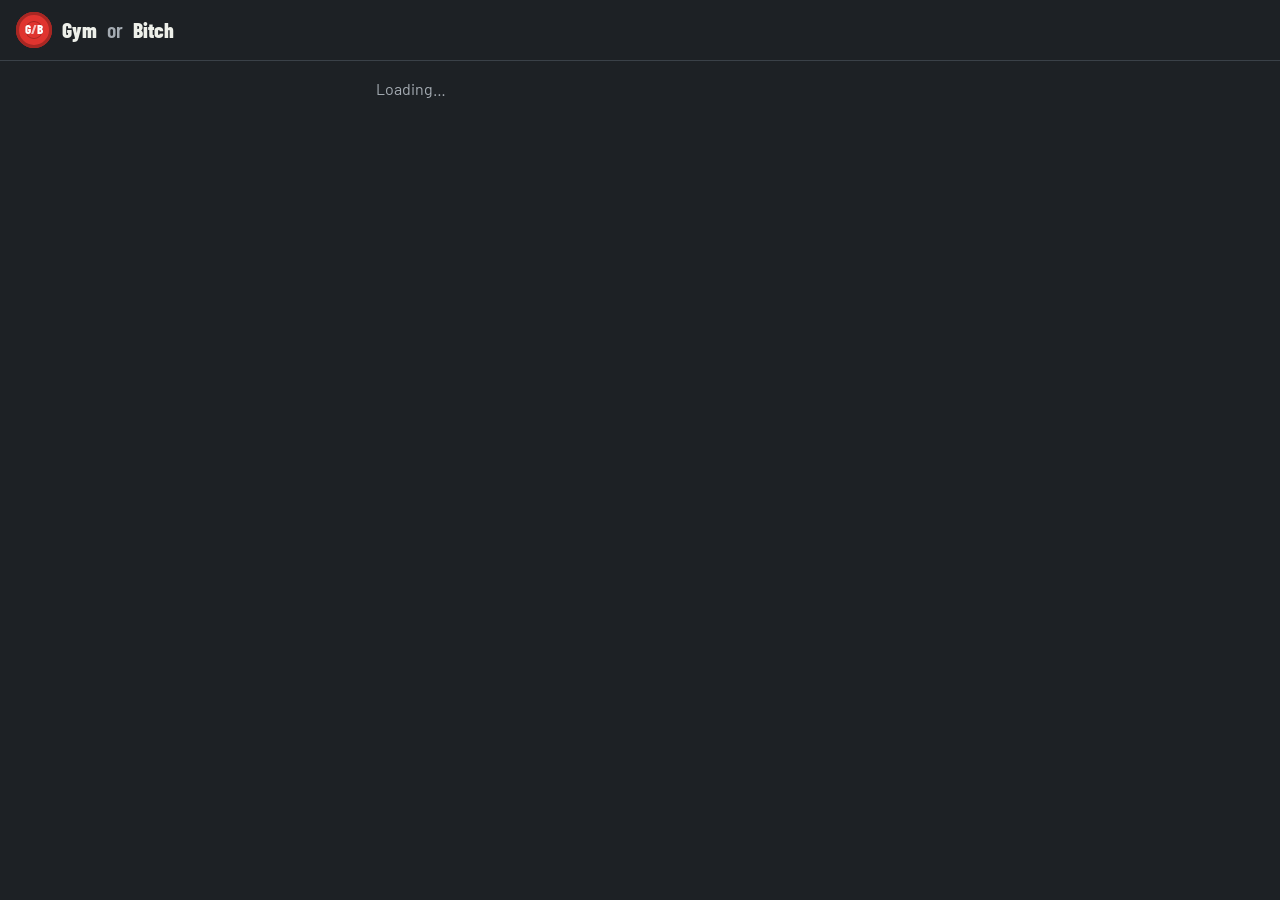
<file: index.html>
<!doctype html>
<html lang="en">
<head>
  <meta charset="utf-8">
  <meta name="viewport" content="width=device-width, initial-scale=1, viewport-fit=cover, interactive-widget=resizes-content">
  <meta name="theme-color" content="#1d2125">
  <title>Gym or Bitch</title>
  <link rel="manifest" href="manifest.json">
  <link rel="icon" href="icons/favicon-32.png" sizes="32x32">
  <link rel="icon" href="icons/icon-192.png" sizes="192x192">
  <link rel="apple-touch-icon" href="icons/apple-touch-icon.png">
  <meta name="description" content="Check in at the gym with a photo, log your workouts and push your mates to go too.">
  <meta property="og:type" content="website">
  <meta property="og:title" content="Gym or Bitch">
  <meta property="og:description" content="Check in. Track it. Don’t be the bitch.">
  <meta property="og:url" content="https://rafaelkoo.github.io/GorB/">
  <meta property="og:image" content="https://rafaelkoo.github.io/GorB/assets/art/og-card.jpg">
  <meta property="og:image:width" content="1200">
  <meta property="og:image:height" content="630">
  <meta property="og:image:alt" content="Gym or Bitch pixel art: a lifter squatting in flames and a slacker asleep on a bench">
  <meta name="twitter:card" content="summary_large_image">
  <link rel="stylesheet" href="css/app.css">
</head>
<body>
  <header class="top">
    <h1><span class="mark" aria-hidden="true">G<i>/</i>B</span> Gym <em>or</em> Bitch</h1>
  </header>
  <main id="app" aria-live="polite"><p class="muted">Loading…</p></main>
  <nav id="tabs" class="tabs" aria-label="Main" hidden></nav>
  <script type="module" src="js/main.js"></script>
</body>
</html>
</file>
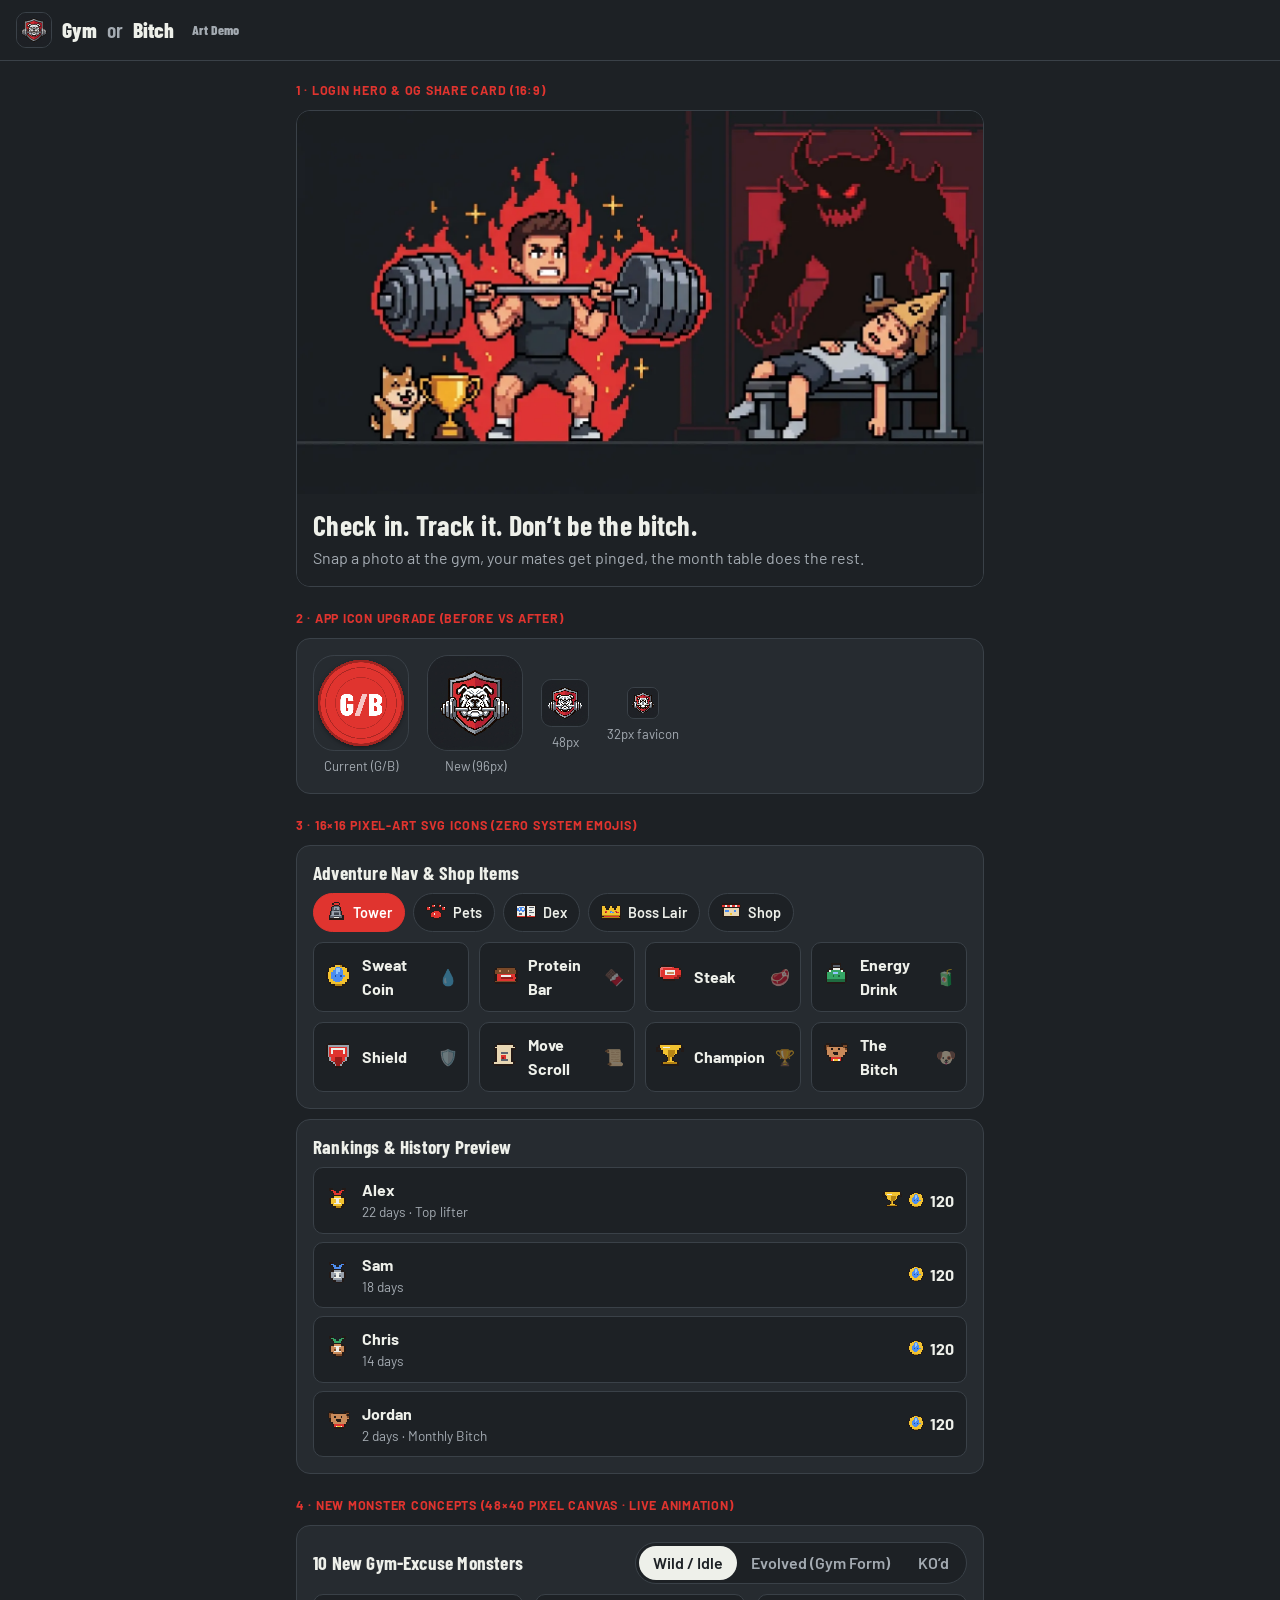
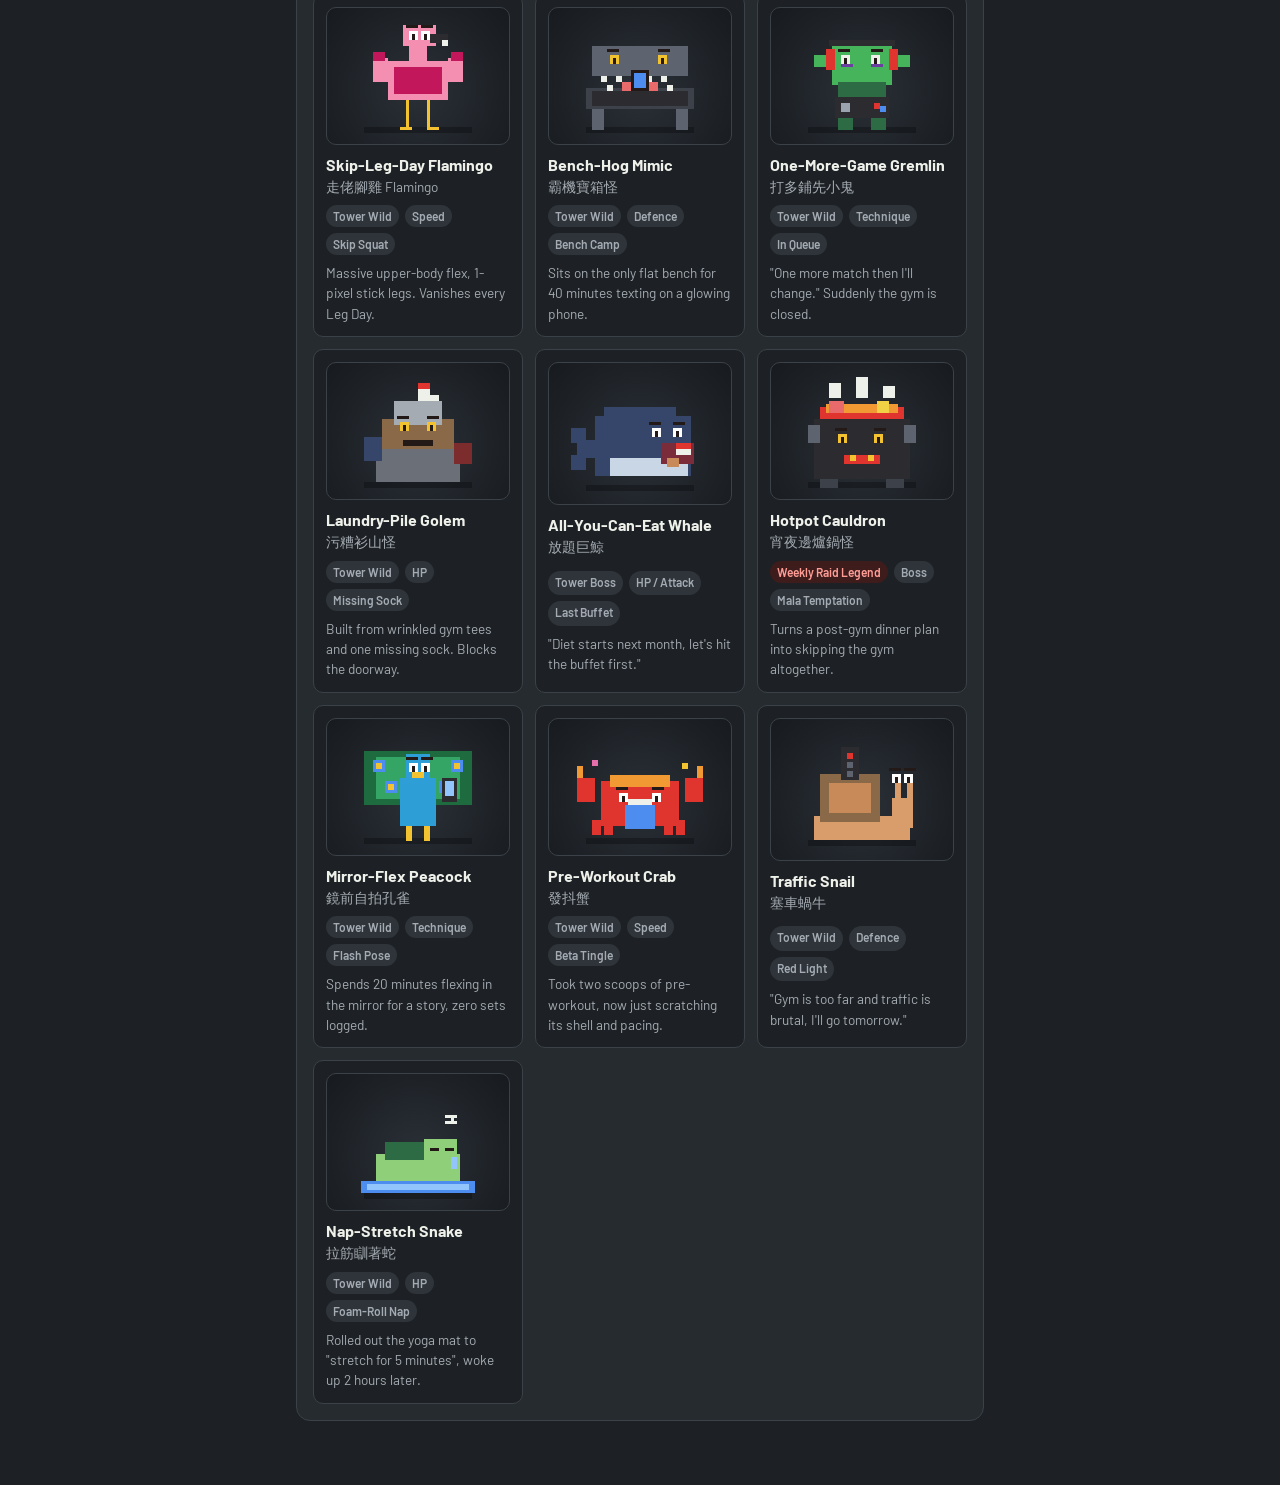
<file: demo-art.html>
<!doctype html>
<html lang="en">
<head>
  <meta charset="utf-8">
  <meta name="viewport" content="width=device-width, initial-scale=1">
  <meta name="theme-color" content="#1d2125">
  <title>Gym or Bitch — Pixel Art Demo</title>
  <link rel="stylesheet" href="css/app.css">
  <style>
    .demo-wrap { max-width: 720px; margin: 0 auto; padding: 20px 16px 64px; display: grid; gap: 22px; }
    .demo-section { display: grid; gap: 10px; }
    .demo-tag { font-size: .78rem; font-weight: 700; letter-spacing: .06em; text-transform: uppercase; color: var(--red); }
    .hero-frame { position: relative; border-radius: var(--r-card); overflow: hidden; border: 1px solid var(--line); background: var(--floor); }
    .hero-frame img { width: 100%; display: block; }
    .hero-overlay { padding: 16px; background: linear-gradient(180deg, rgba(29,33,37,.15) 0%, #1d2125 90%); display: grid; gap: 6px; }
    .icon-compare { display: flex; flex-wrap: wrap; align-items: center; gap: 18px; }
    .icon-box { display: grid; justify-items: center; gap: 6px; font-size: .82rem; color: var(--dust); }
    .icon-box img { border-radius: 22%; border: 1px solid var(--line); image-rendering: pixelated; }
    .px-ic { display: inline-block; vertical-align: middle; image-rendering: pixelated; flex: none; }
    .px-grid { display: grid; grid-template-columns: repeat(auto-fill, minmax(132px, 1fr)); gap: 10px; }
    .px-tile { background: var(--floor); border: 1px solid var(--line); border-radius: var(--r-ctl); padding: 10px; display: flex; align-items: center; gap: 10px; }
    .px-tile .old { opacity: .45; font-size: 1rem; margin-left: auto; }
    .nav-demo { display: flex; flex-wrap: wrap; gap: 8px; }
    .nav-pill { display: inline-flex; align-items: center; gap: 7px; padding: 8px 12px; border-radius: 999px; background: var(--floor); border: 1px solid var(--line); color: var(--chalk); font-weight: 600; font-size: .9rem; }
    .nav-pill.on { background: var(--red); border-color: var(--red); color: #fff; }
    .rank-demo { list-style: none; margin: 0; padding: 0; display: grid; gap: 8px; }
    .rank-demo li { display: flex; align-items: center; gap: 10px; background: var(--floor); border: 1px solid var(--line); border-radius: var(--r-ctl); padding: 10px 12px; }
    .rank-demo .pts { margin-left: auto; font-weight: 700; display: inline-flex; align-items: center; gap: 5px; }
    .brand-new { display: inline-flex; align-items: center; gap: 10px; }
    .brand-new img { width: 36px; height: 36px; border-radius: 10px; border: 1px solid var(--line); }
    .mon-controls { display: flex; flex-wrap: wrap; gap: 8px; align-items: center; justify-content: space-between; }
    .mon-grid { display: grid; grid-template-columns: repeat(auto-fill, minmax(210px, 1fr)); gap: 12px; }
    .mon-card { background: var(--floor); border: 1px solid var(--line); border-radius: var(--r-ctl); padding: 12px; display: grid; gap: 8px; }
    .mon-stage { background: radial-gradient(circle at 50% 60%, #2a3037 0%, #171a1e 100%); border: 1px solid var(--line); border-radius: 10px; display: grid; place-items: center; padding: 8px; }
    .mon-stage canvas { image-rendering: pixelated; }
    .mon-meta { display: flex; gap: 6px; flex-wrap: wrap; font-size: .75rem; }
    .mon-pill { background: var(--mat-2); color: var(--dust); padding: 2px 7px; border-radius: 999px; font-weight: 600; }
    .mon-pill.raid { background: #3d1c1b; color: #ff9c96; }
  </style>
</head>
<body>
  <header class="top">
    <h1 class="brand-new"><img src="assets/art/app-icon.jpg" alt="GorB"> Gym <em>or</em> Bitch <span class="muted small" style="margin-left:8px">Art Demo</span></h1>
  </header>

  <div class="demo-wrap">
    <!-- 1. Hero Banner + Login Mockup -->
    <section class="demo-section">
      <span class="demo-tag">1 · Login Hero &amp; OG Share Card (16:9)</span>
      <div class="hero-frame">
        <img src="assets/art/hero-banner.webp" alt="Gym or Bitch pixel hero banner">
        <div class="hero-overlay">
          <h2>Check in. Track it. Don’t be the bitch.</h2>
          <p class="muted">Snap a photo at the gym, your mates get pinged, the month table does the rest.</p>
        </div>
      </div>
    </section>

    <!-- 2. App Icon Comparison -->
    <section class="demo-section">
      <span class="demo-tag">2 · App Icon Upgrade (Before vs After)</span>
      <div class="card">
        <div class="icon-compare">
          <div class="icon-box">
            <img src="icons/icon-512.png" width="96" height="96" alt="Current icon">
            <span>Current (G/B)</span>
          </div>
          <div class="icon-box">
            <img src="assets/art/app-icon.jpg" width="96" height="96" alt="New 96px">
            <span>New (96px)</span>
          </div>
          <div class="icon-box">
            <img src="assets/art/app-icon.jpg" width="48" height="48" alt="New 48px">
            <span>48px</span>
          </div>
          <div class="icon-box">
            <img src="assets/art/app-icon.jpg" width="32" height="32" alt="New 32px">
            <span>32px favicon</span>
          </div>
        </div>
      </div>
    </section>

    <!-- 3. Pixel-Art SVG Icon Kit -->
    <section class="demo-section">
      <span class="demo-tag">3 · 16×16 Pixel-Art SVG Icons (Zero System Emojis)</span>
      <div class="card">
        <h3>Adventure Nav &amp; Shop Items</h3>
        <div class="nav-demo" id="navDemo"></div>
        <div class="px-grid" id="itemGrid"></div>
      </div>

      <div class="card">
        <h3>Rankings &amp; History Preview</h3>
        <ol class="rank-demo" id="rankDemo"></ol>
      </div>
    </section>

    <!-- 4. New Monster Concepts -->
    <section class="demo-section">
      <span class="demo-tag">4 · New Monster Concepts (48×40 Pixel Canvas · Live Animation)</span>
      <div class="card">
        <div class="mon-controls">
          <h3>10 New Gym-Excuse Monsters</h3>
          <div class="seg" role="group" aria-label="Monster State">
            <button type="button" class="on" data-mstate="idle">Wild / Idle</button>
            <button type="button" data-mstate="evo">Evolved (Gym Form)</button>
            <button type="button" data-mstate="ko">KO’d</button>
          </div>
        </div>
        <div class="mon-grid" id="monGrid"></div>
      </div>
    </section>
  </div>

  <script type="module">
    import { pxIcon } from './js/pixel-icons.js';
    import { NEW_MONSTERS, drawNewMonster } from './js/demo-monsters.js';

    const navs = [
      ['tower', 'Tower', true],
      ['pets', 'Pets', false],
      ['dex', 'Dex', false],
      ['lair', 'Boss Lair', false],
      ['shop', 'Shop', false],
    ];
    document.getElementById('navDemo').innerHTML = navs.map(([k, label, on]) =>
      `<span class="nav-pill ${on ? 'on' : ''}">${pxIcon(k, 20)} ${label}</span>`
    ).join('');

    const items = [
      ['coin', 'Sweat Coin', '💧'],
      ['protein_bar', 'Protein Bar', '🍫'],
      ['steak', 'Steak', '🥩'],
      ['potion', 'Energy Drink', '🧃'],
      ['shield', 'Shield', '🛡️'],
      ['scroll', 'Move Scroll', '📜'],
      ['trophy', 'Champion', '🏆'],
      ['bitch_dog', 'The Bitch', '🐶'],
    ];
    document.getElementById('itemGrid').innerHTML = items.map(([k, name, old]) =>
      `<div class="px-tile">${pxIcon(k, 28, name)}<span><b>${name}</b></span><span class="old">${old}</span></div>`
    ).join('');

    const ranks = [
      ['medal_1', 'Alex', '22 days · Top lifter', 'trophy'],
      ['medal_2', 'Sam', '18 days', null],
      ['medal_3', 'Chris', '14 days', null],
      ['bitch_dog', 'Jordan', '2 days · Monthly Bitch', null],
    ];
    document.getElementById('rankDemo').innerHTML = ranks.map(([ic, name, sub, badge]) =>
      `<li>${pxIcon(ic, 26, name)}<div><b>${name}</b><div class="muted small">${sub}</div></div><span class="pts">${badge ? pxIcon(badge, 20) : ''} ${pxIcon('coin', 18)} 120</span></li>`
    ).join('');

    let mMode = 'idle', mFrame = 0;
    const renderMonGrid = () => {
      const isEvo = mMode === 'evo';
      const st = mMode === 'ko' ? 'ko' : 'idle';
      document.getElementById('monGrid').innerHTML = NEW_MONSTERS.map((m, i) => {
        const showEvo = isEvo && m.evo;
        const title = showEvo ? m.evo.en : m.en;
        const zh = showEvo ? m.evo.zh : m.zh;
        const mv = showEvo ? m.evo.move : m.move;
        return `<div class="mon-card">
          <div class="mon-stage"><canvas data-mon="${i}" width="144" height="120"></canvas></div>
          <div><b>${title}</b><div class="muted small">${zh}${isEvo && !m.evo ? ' (Legend · No Evo)' : ''}</div></div>
          <div class="mon-meta">
            <span class="mon-pill ${m.tier.includes('Raid') ? 'raid' : ''}">${m.tier}</span>
            <span class="mon-pill">${m.type}</span>
            <span class="mon-pill">${mv}</span>
          </div>
          <p class="muted small">${m.desc}</p>
        </div>`;
      }).join('');
      drawAllMonsters();
    };
    const drawAllMonsters = () => {
      const isEvo = mMode === 'evo';
      const st = mMode === 'ko' ? 'ko' : 'idle';
      document.querySelectorAll('canvas[data-mon]').forEach(cv => {
        const idx = +cv.dataset.mon;
        drawNewMonster(cv, idx, mFrame, st, isEvo && !!NEW_MONSTERS[idx].evo);
      });
    };
    renderMonGrid();
    setInterval(() => { mFrame ^= 1; drawAllMonsters(); }, 550);
    document.querySelectorAll('[data-mstate]').forEach(btn => btn.onclick = () => {
      mMode = btn.dataset.mstate;
      document.querySelectorAll('[data-mstate]').forEach(b => b.classList.toggle('on', b === btn));
      renderMonGrid();
    });
  </script>
</body>
</html>
</file>
<file: css/app.css>
@import url('https://fonts.googleapis.com/css2?family=Barlow+Condensed:wght@600;700;800&family=Barlow:wght@400;500;600;700&display=swap');

/* Gym floor: rubber-mat greys, chalk white, bumper-plate colours.
   red = main action / bottom of the table · yellow = PRs, medals · green = done, target hit · blue = links */
:root {
  --floor: #1d2125; --mat: #262b30; --mat-2: #2e343a; --line: #3a4148;
  --chalk: #eef0ea; --dust: #a4abb2;
  --red: #e0342f; --red-ink: #fff; --yellow: #f2c230; --green: #35a565; --blue: #4d8df0;
  --accent: var(--red);
  --r-card: 14px; --r-ctl: 10px;
  --display: 'Barlow Condensed', 'Arial Narrow', system-ui, sans-serif;
  --body: 'Barlow', system-ui, -apple-system, 'Segoe UI', Roboto, 'Noto Sans HK', 'PingFang HK', sans-serif;
  color-scheme: dark;
}
[hidden] { display: none !important; }
* { box-sizing: border-box; }
html { -webkit-text-size-adjust: 100%; }
body { margin: 0; background: var(--floor); color: var(--chalk); font: 16px/1.5 var(--body); padding-bottom: env(safe-area-inset-bottom); }
a { color: var(--blue); }
:focus-visible { outline: 2px solid var(--yellow); outline-offset: 2px; }
h2, h3 { font-family: var(--display); font-weight: 700; letter-spacing: .01em; margin: 0; line-height: 1.1; }
h2 { font-size: 1.75rem; }
h3 { font-size: 1.2rem; }
p { margin: 0; }
.muted { color: var(--dust); }
.small { font-size: .85rem; }
code { background: var(--mat-2); padding: 1px 6px; border-radius: 6px; }

/* ---------- frame ---------- */
.top { display: flex; align-items: center; padding: 12px 16px; padding-top: max(12px, env(safe-area-inset-top)); border-bottom: 1px solid var(--line); background: var(--floor); position: sticky; top: 0; z-index: 4; }
.top h1 { margin: 0; display: flex; align-items: center; gap: 10px; font: 800 1.35rem/1 var(--display); }
.top h1 em { font-style: normal; color: var(--dust); font-weight: 600; }
.mark { display: inline-flex; align-items: center; justify-content: center; white-space: nowrap; letter-spacing: -.02em; width: 36px; height: 36px; flex: none; border-radius: 50%; background: var(--red); color: var(--red-ink); font: 800 .82rem/1 var(--display); box-shadow: inset 0 0 0 3px rgba(0,0,0,.25), inset 0 0 0 9px var(--red), inset 0 0 0 10px rgba(0,0,0,.25); }
.mark i { font-style: normal; opacity: .7; }
main { max-width: 560px; margin: 0 auto; padding: 16px 16px 96px; display: grid; gap: 14px; }
main > * { min-width: 0; }

.tabs { position: fixed; left: 0; right: 0; bottom: 0; z-index: 5; display: flex; background: var(--mat); border-top: 1px solid var(--line); padding-bottom: env(safe-area-inset-bottom); }
.tabs a { flex: 1; display: grid; justify-items: center; gap: 2px; padding: 9px 0 10px; color: var(--dust); text-decoration: none; font-size: .78rem; font-weight: 600; }
.tabs a.on { color: var(--chalk); }
.tabs a.on svg { color: var(--red); }

/* ---------- page parts ---------- */
.page-head { display: flex; align-items: flex-start; justify-content: space-between; gap: 12px; padding: 4px 0 2px; }
.page-head p { margin-top: 4px; }
.card { background: var(--mat); border: 1px solid var(--line); border-radius: var(--r-card); padding: 16px; display: grid; gap: 10px; }
.card-head { display: flex; align-items: center; justify-content: space-between; gap: 8px; }
.card-head h3 { display: flex; align-items: center; gap: 6px; }
.link { color: var(--blue); text-decoration: none; font-weight: 600; white-space: nowrap; }
.empty { text-align: left; }
.error { background: #3d1c1b; border: 1px solid #7a2f2b; color: #ffd6d2; padding: 10px 12px; border-radius: var(--r-ctl); }
.ok { background: #16301f; border: 1px solid #2d6b45; color: #cdf3da; padding: 10px 12px; border-radius: var(--r-ctl); }

/* ---------- controls ---------- */
form { display: grid; gap: 10px; }
input, select, textarea { font: inherit; color: var(--chalk); background: var(--floor); border: 1px solid var(--line); border-radius: var(--r-ctl); padding: 11px 12px; width: 100%; min-height: 44px; }
input:focus, select:focus, textarea:focus { border-color: var(--dust); outline: none; }
button, .button, .big, .cta { font: 600 1rem/1.2 var(--body); border: 0; border-radius: var(--r-ctl); padding: 12px 16px; min-height: 44px; background: var(--red); color: var(--red-ink); cursor: pointer; text-align: center; text-decoration: none; display: inline-flex; align-items: center; justify-content: center; gap: 8px; }
button:disabled { opacity: .55; cursor: default; }
.ghost { background: transparent; color: var(--chalk); border: 1px solid var(--line); }
.danger { color: #ff9c96; }
.big { width: 100%; font-size: 1.05rem; padding: 15px; }
.small-btn { min-height: 34px; padding: 6px 12px; font-size: .9rem; }
.icon-btn { background: var(--mat); border: 1px solid var(--line); color: var(--chalk); width: 44px; padding: 0; border-radius: 50%; }
.x { min-height: 36px; padding: 6px 10px; }
.row { display: flex; gap: 8px; flex-wrap: wrap; }
.row > * { flex: 1; }
.inline { display: flex; gap: 8px; }
.inline input { flex: 1; }
.field { display: grid; gap: 4px; font-size: .88rem; color: var(--dust); font-weight: 500; }
.grid2 { grid-template-columns: 1fr 1fr; }
.grid2 .full { grid-column: 1 / -1; }
.switch { display: flex; gap: 12px; align-items: flex-start; padding: 10px 0; }
.switch input { width: 22px; height: 22px; min-height: 0; flex: none; accent-color: var(--green); margin-top: 2px; }
.switch span { display: grid; gap: 2px; }
.seg { display: inline-flex; border: 1px solid var(--line); border-radius: 999px; padding: 3px; background: var(--floor); }
.seg button { background: transparent; color: var(--dust); min-height: 34px; padding: 6px 14px; border-radius: 999px; }
.seg button.on { background: var(--chalk); color: var(--floor); }
.chips { display: flex; gap: 6px; }
.chips.scroll { overflow-x: auto; padding-bottom: 4px; scrollbar-width: none; margin: 0 -16px; padding-left: 16px; padding-right: 16px; }
.chips.wrap { flex-wrap: wrap; }
.chips button { background: var(--mat); color: var(--dust); border: 1px solid var(--line); min-height: 36px; padding: 6px 14px; border-radius: 999px; font-size: .9rem; white-space: nowrap; }
.chips button.on { background: var(--chalk); color: var(--floor); border-color: var(--chalk); }
.pill { font-size: .8rem; font-weight: 600; padding: 2px 10px; border-radius: 999px; border: 1px solid var(--line); color: var(--dust); }
.pill.on { border-color: var(--green); color: var(--green); }

/* ---------- sign in ---------- */
.welcome { display: grid; gap: 10px; padding: 8px 0 4px; }
.welcome h2 { font-size: 2.3rem; line-height: 1.02; font-weight: 800; }
.lang-row { display: flex; justify-content: flex-end; }
.google { width: 100%; background: #fff; color: #1f1f1f; }
.or { display: flex; align-items: center; gap: 10px; color: var(--dust); font-size: .85rem; }
.or::before, .or::after { content: ""; flex: 1; height: 1px; background: var(--line); }

/* ---------- group page ---------- */
.hero-card { position: relative; overflow: hidden; border-radius: var(--r-card); padding: 18px 16px 16px; background: var(--mat-2); border: 1px solid var(--line); display: grid; gap: 14px; }
.hero-card::after { content: ""; position: absolute; right: -46px; top: -46px; width: 150px; height: 150px; border-radius: 50%; border: 18px solid var(--red); opacity: .16; }
.hero-card.done::after { border-color: var(--green); }
.hero-text { display: grid; gap: 4px; }
.status { display: flex; align-items: center; gap: 6px; font-weight: 600; color: var(--dust); }
.hero-card.done .status { color: var(--green); }
.big-num { font: 800 3.6rem/0.95 var(--display); font-variant-numeric: tabular-nums; display: flex; align-items: baseline; gap: 8px; }
.big-num small { font: 600 1rem/1.2 var(--body); color: var(--dust); }
.hero-card .tally { color: var(--chalk); opacity: .85; }
.cta { width: 100%; font-size: 1.1rem; padding: 16px; position: relative; z-index: 1; }
.hero-card.done .cta { background: transparent; border: 1px solid var(--line); color: var(--chalk); }
.notif.ask { border-color: var(--yellow); }

.board, .rank { list-style: none; margin: 0; padding: 0; display: grid; }
.board li, .rank li { display: grid; grid-template-columns: 28px 1fr auto; align-items: center; gap: 10px; padding: 9px 0; border-top: 1px solid var(--line); }
.board li:first-child, .rank li:first-child { border-top: 0; }
.pos { font: 700 1.05rem/1 var(--display); color: var(--dust); text-align: center; }
.who { display: grid; gap: 4px; min-width: 0; }
.who a { color: var(--chalk); text-decoration: none; font-weight: 600; }
.who .name { display: flex; align-items: center; flex-wrap: wrap; gap: 6px; }
.board b, .rank b { font: 700 1.3rem/1 var(--display); font-variant-numeric: tabular-nums; }
.board li.me .who a, .rank li.me .who a { color: var(--yellow); }
.board li.bitch b { color: var(--red); }
.tally { display: block; color: var(--dust); max-width: 100%; height: auto; }
.tally.none { font-size: .9rem; }
.tag { font-style: normal; font-size: .72rem; font-weight: 700; color: var(--red-ink); background: var(--red); border-radius: 999px; padding: 1px 8px; }
.bar { display: block; height: 6px; border-radius: 999px; background: var(--floor); overflow: hidden; }
.bar i { display: block; height: 100%; border-radius: inherit; background: var(--dust); }
.rank li:nth-child(1) .bar i { background: var(--yellow); }
.bar.hit i { background: var(--green); }

.post { display: grid; gap: 8px; padding: 12px 0; border-top: 1px solid var(--line); }
.post:first-of-type { border-top: 0; padding-top: 0; }
.photo { padding: 0; background: none; border: 0; display: block; width: 100%; min-height: 0; cursor: zoom-in; }
.post img { width: 100%; border-radius: var(--r-ctl); aspect-ratio: 3 / 4; object-fit: cover; background: #000; display: block; }
.post-meta p { margin-top: 4px; }
.del { min-height: 32px; padding: 4px 10px; font-size: .82rem; margin-top: 6px; }
.code { font: 700 1.3rem/1 var(--display); letter-spacing: .12em; color: var(--yellow); }
.list { list-style: none; padding: 0; margin: 0; display: grid; gap: 8px; }
.list a { display: flex; justify-content: space-between; padding: 14px; border: 1px solid var(--line); border-radius: var(--r-ctl); color: var(--chalk); text-decoration: none; font-weight: 600; }
.lightbox { position: fixed; inset: 0; background: rgba(0,0,0,.92); display: grid; place-items: center; z-index: 40; padding: 16px; cursor: zoom-out; }
.lightbox img { max-width: 100%; max-height: 100%; border-radius: var(--r-ctl); }

/* ---------- PB table ---------- */
.tablewrap { overflow-x: auto; }
.pb { width: 100%; border-collapse: collapse; font-variant-numeric: tabular-nums; }
.pb th, .pb td { padding: 9px 6px; text-align: right; border-bottom: 1px solid var(--line); }
.pb th:first-child, .pb td:first-child { text-align: left; }
.pb th { color: var(--dust); font-weight: 600; font-size: .82rem; }
.pb td b { font: 700 1.1rem/1 var(--display); }
.pb a { color: var(--chalk); text-decoration: none; font-weight: 600; }
.pb tr.me td:first-child a { color: var(--yellow); }

/* ---------- full-screen camera ---------- */
.cam { position: fixed; inset: 0; z-index: 30; background: #000; height: 100dvh; }
.cam video, .cam img { position: absolute; inset: 0; width: 100%; height: 100%; object-fit: cover; }
.cam-top { position: absolute; top: 0; left: 0; right: 0; padding: max(12px, env(safe-area-inset-top)) 12px 12px; display: grid; gap: 8px; justify-items: start; background: linear-gradient(rgba(0,0,0,.55), transparent); }
.cam-close { width: 44px; height: 44px; border-radius: 50%; display: grid; place-items: center; background: rgba(0,0,0,.45); color: #fff; text-decoration: none; font-size: 1.1rem; }
.cam-top .error { justify-self: stretch; }
.cam-bottom { position: absolute; left: 0; right: 0; bottom: 0; padding: 24px 16px max(20px, env(safe-area-inset-bottom)); background: linear-gradient(transparent, rgba(0,0,0,.7) 40%); display: grid; gap: 10px; }
#live { justify-items: center; background: none; }
.shutter { width: 78px; height: 78px; min-height: 0; border-radius: 50%; padding: 0; background: #fff; border: 6px solid rgba(255,255,255,.4); background-clip: padding-box; box-shadow: 0 0 0 2px #fff; }
.shutter:active { transform: scale(.94); }
.cam-bottom input { background: rgba(20,22,25,.85); border-color: rgba(255,255,255,.25); }
.cam-bottom .row { display: grid; grid-template-columns: 1fr 2fr; gap: 10px; }
.cam-bottom .ghost { background: rgba(0,0,0,.45); color: #fff; border-color: rgba(255,255,255,.35); }

/* ---------- tracker ---------- */
.ex-head { display: flex; justify-content: space-between; align-items: flex-start; gap: 8px; }
.ex-head h3 { margin-bottom: 2px; }
.sets { display: grid; gap: 6px; }
.set { display: grid; grid-template-columns: 30px 1fr 1fr 44px 40px; gap: 6px; align-items: center; }
.set.head { color: var(--dust); font-size: .8rem; font-weight: 600; }
.set span:first-child { text-align: center; font: 700 1.05rem/1 var(--display); color: var(--dust); }
.set input { text-align: center; font: 700 1.15rem/1 var(--display); font-variant-numeric: tabular-nums; }
.sheet { position: fixed; inset: 0; background: rgba(0,0,0,.6); z-index: 35; display: grid; align-items: end; }
.sheet-in { background: var(--floor); border-top: 1px solid var(--line); border-radius: 18px 18px 0 0; padding: 16px 16px max(16px, env(safe-area-inset-bottom)); max-height: 88vh; overflow: auto; display: grid; gap: 10px; }
.pick { list-style: none; margin: 0; padding: 0; display: grid; gap: 4px; }
.pick button { width: 100%; justify-content: flex-start; text-align: left; flex-wrap: wrap; gap: 4px 8px; background: var(--mat); color: var(--chalk); border: 1px solid var(--line); font-weight: 400; }
.pbs { display: grid; grid-template-columns: repeat(2, 1fr); gap: 12px; }
.pbs div, .pr, .stats div { display: grid; gap: 2px; }
.pbs b, .pr b, .stats b { font: 700 1.45rem/1.05 var(--display); font-variant-numeric: tabular-nums; }
.pbs .total { grid-column: 1 / -1; border-top: 1px solid var(--line); padding-top: 10px; }
.pbs .total b { color: var(--yellow); font-size: 1.8rem; }
.pr { text-align: right; }
.pr b { color: var(--yellow); }
.spark { width: 100%; height: 64px; }

/* ---------- me ---------- */
.me-head { align-items: center; justify-content: flex-start; }
.me-head > div:nth-child(2) { flex: 1; min-width: 0; }
.me-head p { overflow: hidden; text-overflow: ellipsis; white-space: nowrap; }
.avatar { width: 52px; height: 52px; flex: none; border-radius: 50%; display: grid; place-items: center; background: var(--blue); color: #fff; font: 800 1.6rem/1 var(--display); box-shadow: inset 0 0 0 4px rgba(0,0,0,.2); }
.week { display: flex; align-items: center; justify-content: space-between; gap: 12px; flex-wrap: wrap; }
.week .big-num { font-size: 2.8rem; }
.dots { display: flex; gap: 6px; }
.dots i { width: 22px; height: 22px; border-radius: 50%; border: 2px solid var(--line); }
.dots i.on { background: var(--green); border-color: var(--green); }
.targets { list-style: none; margin: 0; padding: 0; display: grid; gap: 14px; }
.targets li { display: grid; gap: 6px; }
.t-row { display: flex; align-items: center; gap: 8px; }
.t-row b { flex: 1; }
.t-row span { font-variant-numeric: tabular-nums; color: var(--dust); }
.targets .bar { height: 8px; }
.targets .bar i { background: var(--yellow); }
.stats { display: grid; grid-template-columns: repeat(3, 1fr); gap: 10px; }
.stats.four { grid-template-columns: repeat(2, 1fr); }
.setting { display: flex; align-items: center; justify-content: space-between; gap: 12px; padding: 6px 0; border-top: 1px solid var(--line); }
.setting:first-of-type { border-top: 0; }
.setting.col { display: grid; justify-content: stretch; }
.setting .inline { flex: 1; max-width: 260px; }

@media (prefers-reduced-motion: reduce) { * { transition: none !important; animation: none !important; } }
.sheet-in > * { min-width: 0; }
.sheet .chips { overflow-x: auto; scrollbar-width: none; }
/* plan */
.days7 { display: grid; grid-template-columns: repeat(7, 1fr); gap: 4px; }
.days7 button { flex-direction: column; gap: 2px; min-height: 58px; padding: 6px 2px; background: var(--mat); color: var(--dust); border: 1px solid var(--line); }
.days7 button b { font: 700 1.05rem/1 var(--display); color: var(--chalk); }
.days7 button small { font-size: .68rem; line-height: 1.1; }
.days7 button.has { border-color: var(--dust); }
.days7 button.on { background: var(--chalk); color: var(--floor); border-color: var(--chalk); }
.days7 button.on b { color: var(--floor); }
.plan-list { list-style: none; margin: 0; padding: 0; display: grid; }
.plan-list li { display: grid; grid-template-columns: 1fr auto auto; grid-template-areas: "name name move" "sets reps reps"; gap: 8px 10px; padding: 12px 0; border-top: 1px solid var(--line); align-items: center; }
.plan-list li:first-child { border-top: 0; }
.pl-name { grid-area: name; display: grid; }
.pl-move { grid-area: move; display: flex; gap: 4px; }
.pl-move .x { min-width: 36px; }
.stepper { display: flex; align-items: center; gap: 4px; }
.st-sets { grid-area: sets; }
.st-reps { grid-area: reps; justify-self: end; }
.stepper button { width: 40px; min-height: 40px; padding: 0; font-size: 1.2rem; }
.stepper span { display: grid; justify-items: center; min-width: 44px; }
.stepper b { font: 700 1.3rem/1 var(--display); }
.stepper small { font-size: .7rem; color: var(--dust); }
.linkcard { text-decoration: none; color: var(--chalk); display: flex; align-items: center; justify-content: space-between; }
.linkcard span { font-size: 1.4rem; color: var(--dust); }
.file-btn { display: inline-flex; align-items: center; justify-content: center; min-height: 44px; padding: 12px 16px; border-radius: var(--r-ctl); border: 1px dashed var(--dust); cursor: pointer; font-weight: 600; }
.file-btn input { position: absolute; width: 1px; height: 1px; opacity: 0; }
.file-btn:focus-within { outline: 2px solid var(--yellow); outline-offset: 2px; }
/* exercise page + 3D */
.ex-name { background: none; border: 0; padding: 0; min-height: 0; color: inherit; text-align: left; display: grid; justify-items: start; font-weight: inherit; cursor: pointer; }
.ex-name .muted { font-size: .85rem; }
.head-links { display: grid; justify-items: end; gap: 4px; }
.sheet-in.tall { max-height: 94vh; min-height: 70vh; }
.seg.wide { display: grid; grid-template-columns: repeat(3, 1fr); }
.stage { position: relative; border-radius: var(--r-card); overflow: hidden; background: #171513; aspect-ratio: 4 / 5; max-height: 52vh; width: 100%; }
.cv, .cv canvas { position: absolute; inset: 0; width: 100% !important; height: 100% !important; }
.cv-load { position: absolute; inset: 0; display: grid; place-items: center; color: var(--dust); padding: 16px; text-align: center; }
.stage-top { position: absolute; top: 10px; left: 10px; right: 10px; display: flex; justify-content: space-between; gap: 8px; pointer-events: none; }
.stage-top .pill { background: rgba(0,0,0,.55); border-color: transparent; color: var(--chalk); }
.stage-top .pill.on { background: var(--red); color: #fff; }
.stage-bad { position: absolute; left: 10px; bottom: 10px; }
.pill.bad { background: #ff4d4d; color: #fff; border-color: #ff4d4d; }
.pill.gold { border-color: var(--yellow); color: var(--yellow); }
.ctrls { display: flex; gap: 10px; align-items: center; }
.ctrls .icon-btn { flex: none; font-size: .9rem; }
.phases { flex: 1; display: grid; gap: 4px; }
.phases div { display: grid; gap: 4px; font-size: .68rem; color: var(--dust); line-height: 1.1; }
.phases i { height: 4px; border-radius: 2px; background: var(--line); }
.phases div.on i { background: var(--red); }
.phases div.on { color: var(--chalk); }
.row-between { display: flex; justify-content: space-between; gap: 8px; flex-wrap: wrap; }
.cue { display: flex; gap: 10px; align-items: flex-start; background: var(--mat-2); border-radius: var(--r-ctl); padding: 12px; }
.cue > b { flex: none; width: 28px; height: 28px; border-radius: 50%; background: var(--red); color: #fff; display: grid; place-items: center; font: 700 1rem/1 var(--display); }
.mistakes { list-style: none; margin: 0; padding: 0; display: grid; }
.mistakes li { display: flex; justify-content: space-between; align-items: center; gap: 8px; padding: 8px 0; border-top: 1px solid var(--line); }
.mistakes li:first-child { border-top: 0; }
.mistakes .on { border-color: #ff4d4d; color: #ff9c96; }
.hist { margin: 0; padding-left: 1.4em; display: grid; gap: 4px; font-variant-numeric: tabular-nums; }
.hist li { display: flex; justify-content: space-between; }
/* coach */
.coach { display: flex; gap: 10px; align-items: center; justify-content: space-between; background: var(--mat-2); border-left: 3px solid var(--blue); border-radius: 8px; padding: 8px 10px; font-size: .9rem; }
.coach.up { border-left-color: var(--green); }
.coach.down { border-left-color: var(--yellow); }
.coach p { flex: 1; }
.bar.warn i { background: var(--red); }
.state.done, .state.ontrack, .state.improving { color: var(--green); }
.state.behind, .state.late { color: #ff9c96; }
.state.flat { color: var(--yellow); }
.advice { font-size: .9rem; background: var(--mat-2); border-radius: 8px; padding: 10px 12px; border-left: 3px solid var(--blue); }
.advice.ontrack, .advice.done { border-left-color: var(--green); }
.advice.behind { border-left-color: var(--yellow); }

/* rest timer + set ticks */
.tick { width: 44px; min-height: 44px; padding: 0; border-radius: 50%; background: transparent; border: 2px solid var(--line); color: var(--dust); font-size: 1.1rem; }
.tick.on { background: var(--green); border-color: var(--green); color: #fff; }
.set.done input { border-color: var(--green); }
.set.head span:nth-child(4) { text-align: center; }
#timer { position: fixed; left: 0; right: 0; bottom: calc(62px + env(safe-area-inset-bottom)); z-index: 6; padding: 0 12px 8px; pointer-events: none; }
#timer .tm { pointer-events: auto; max-width: 560px; margin: 0 auto; display: grid; grid-template-columns: auto 1fr auto auto; grid-template-areas: "grip text add stop" "bar bar bar bar"; gap: 6px 8px; align-items: center; background: var(--mat-2); border: 1px solid var(--blue); border-radius: var(--r-card); padding: 10px 12px; box-shadow: 0 6px 24px rgba(0,0,0,.45); }
#timer.go .tm { border-color: var(--green); }
.tm-text { grid-area: text; display: flex; align-items: baseline; gap: 10px; }
.tm-text span { color: var(--dust); font-weight: 600; }
#timer.go .tm-text span { color: var(--green); }
.tm-text b { font: 800 1.8rem/1 var(--display); font-variant-numeric: tabular-nums; }
#tm-add { grid-area: add; } #tm-stop { grid-area: stop; }
.tm-bar { grid-area: bar; height: 4px; border-radius: 2px; background: var(--floor); overflow: hidden; }
.tm-bar i { display: block; height: 100%; background: var(--blue); transition: width 1s linear; }
/* habits, level, coverage */
.habit-grid { display: grid; grid-template-columns: 1fr 1fr; gap: 8px; }
.habit { justify-content: flex-start; text-align: left; background: var(--floor); color: var(--chalk); border: 1px solid var(--line); font-weight: 500; font-size: .9rem; line-height: 1.25; padding: 10px; gap: 8px; }
.hcheck { flex: none; width: 22px; height: 22px; border-radius: 50%; border: 2px solid var(--line); display: grid; place-items: center; font-size: .75rem; color: transparent; }
.habit.on { border-color: var(--green); }
.habit.on .hcheck { background: var(--green); border-color: var(--green); color: #fff; }
.bar.xp { height: 10px; }
.bar.xp i { background: var(--yellow); }
.dbars { display: grid; grid-template-columns: repeat(7, 1fr); gap: 6px; align-items: end; height: 92px; }
.dbars div { display: grid; grid-template-rows: 1fr auto auto; justify-items: center; height: 100%; gap: 2px; }
.dbars i { align-self: end; width: 70%; min-height: 2px; border-radius: 4px 4px 0 0; background: var(--blue); }
.dbars b { font: 700 .8rem/1 var(--display); color: var(--dust); min-height: .8rem; }
.dbars span { font-size: .72rem; color: var(--dust); }
.cov { display: grid; gap: 8px; }
.cov-row { display: grid; grid-template-columns: 76px 1fr 44px; gap: 10px; align-items: center; }
.cov-row b { font: 700 1rem/1 var(--display); text-align: right; font-variant-numeric: tabular-nums; }
.cov .bar { height: 8px; }
.cov .bar i { background: var(--blue); }
.cov .bar.hit i { background: var(--green); }

/* ---------- training guide, cardio, weekly review (FitTrack port, stage 6) ---------- */
.guide .tag { background: var(--blue); color: #fff; }
.guide-list { list-style: none; margin: 0 0 10px; padding: 0; display: grid; gap: 6px; }
.guide-list li { display: flex; justify-content: space-between; gap: 12px; border-bottom: 1px solid var(--line); padding-bottom: 6px; }
.cardio .bar { height: 8px; margin: 2px 0 10px; }
.cardio .bar i { background: var(--green); }
.cardio-list { list-style: none; margin: 0 0 10px; padding: 0; display: grid; gap: 6px; }
.cardio-list li { display: flex; align-items: center; gap: 10px; }
.cardio-list li b { flex: 1; min-width: 0; }
.cardio .chips { margin-bottom: 10px; }
.cardio-add { display: flex; gap: 10px; align-items: center; }
.cardio-add > button { flex: 1; }
a.review-due { display: grid; gap: 2px; text-decoration: none; color: inherit; border-left: 4px solid var(--yellow); }
.review-score { display: flex; align-items: center; gap: 18px; }
.score-num { display: flex; align-items: baseline; font-family: var(--display); line-height: 1; }
.score-num b { font-size: 4rem; font-weight: 800; }
.score-num span { font-size: 1.1rem; opacity: .6; margin-left: 2px; }
.review-score.rv-ok .score-num b { color: var(--green); }
.review-score.rv-mid .score-num b { color: var(--yellow); }
.review-score.rv-low .score-num b { color: var(--red); }
.review-list { list-style: none; margin: 0; padding: 0; display: grid; gap: 8px; }
.review-list li { display: flex; justify-content: space-between; gap: 12px; padding-left: 10px; border-left: 3px solid var(--dust); }
.review-list li b { min-width: 0; }
.review-list li span { text-align: right; }
.review-list li.rv-ok, .review-list li.rv-up { border-left-color: var(--green); }
.review-list li.rv-mid, .review-list li.rv-same { border-left-color: var(--yellow); }
.review-list li.rv-bad, .review-list li.rv-down { border-left-color: var(--red); }
.pr-line { margin: 10px 0 0; font-weight: 600; }

/* ---------- workout days you pick from ---------- */
.daytabs { display: flex; gap: 6px; overflow-x: auto; padding-bottom: 2px; scrollbar-width: none; }
.daytabs::-webkit-scrollbar { display: none; }
.daytabs button { flex: 0 0 auto; flex-direction: column; align-items: flex-start; gap: 2px; min-height: 58px; padding: 8px 12px; background: var(--mat); color: var(--dust); border: 1px solid var(--line); text-align: left; }
.daytabs button b { font: 700 1.05rem/1.1 var(--display); color: var(--chalk); white-space: nowrap; }
.daytabs button small { font-size: .72rem; line-height: 1.1; white-space: nowrap; }
.daytabs button.on { background: var(--chalk); color: var(--floor); border-color: var(--chalk); }
.daytabs button.on b { color: var(--floor); }
.daytabs #newday { justify-content: center; align-items: center; color: var(--blue); border-style: dashed; }
.usual { margin-top: 14px; }
.usual p { margin: 0 0 6px; }
.days7.mini button { min-height: 40px; }
.days7.mini button small { color: var(--yellow); }
.danger-text { color: #ff9c96; margin-top: 12px; width: 100%; }
.pickday { margin: 0 0 12px; }
.pickday .chips { margin-bottom: 4px; }
.pickday p { margin: 0; }
.sugg { color: var(--yellow); }
.pickday button.on .sugg { color: inherit; }
.field input:placeholder-shown { font-style: italic; }
#rename input { flex: 2; min-width: 0; }

/* ---------- motion (from the component wall) ---------- */
:root { --spring: cubic-bezier(.34,1.56,.64,1); --soft: cubic-bezier(.22,1.2,.36,1); --out: cubic-bezier(.16,1,.3,1); }
/* new screen: cards rise in one after another */
#app.enter > * { animation: rise .55s var(--out) both; }
#app.enter > *:nth-child(2) { animation-delay: .04s; } #app.enter > *:nth-child(3) { animation-delay: .08s; }
#app.enter > *:nth-child(4) { animation-delay: .12s; } #app.enter > *:nth-child(5) { animation-delay: .16s; }
#app.enter > *:nth-child(6) { animation-delay: .2s; } #app.enter > *:nth-child(7) { animation-delay: .24s; }
#app.enter > *:nth-child(n+8) { animation-delay: .28s; }
@keyframes rise { from { opacity: 0; transform: translateY(14px) scale(.985); } to { opacity: 1; transform: none; } }
/* bars and rings fill in on arrival */
#app.enter .bar i, #app.enter .tm-bar i { animation: grow .9s var(--soft) .15s both; transform-origin: left; }
@keyframes grow { from { transform: scaleX(0); } }
#app.enter .dbars i { animation: growY .8s var(--spring) .2s both; transform-origin: bottom; }
@keyframes growY { from { transform: scaleY(0); } }
#app.enter .rank li { animation: rise .5s var(--out) both; }
#app.enter .rank li:nth-child(2) { animation-delay: .06s; } #app.enter .rank li:nth-child(3) { animation-delay: .12s; } #app.enter .rank li:nth-child(n+4) { animation-delay: .18s; }
/* every tap gives a little */
button, .cta, a.card { transition: transform .18s var(--spring), background-color .2s ease, border-color .2s ease, color .2s ease; }
button:active:not(:disabled), .cta:active, a.card:active { transform: scale(.96); transition-duration: .08s; }
/* switches: the plain checkbox becomes a springy switch */
.switch input { appearance: none; -webkit-appearance: none; width: 48px; height: 30px; border-radius: 999px; background: var(--line); position: relative; cursor: pointer; margin-top: 0; transition: background-color .25s ease; }
.switch input::before { content: ''; position: absolute; top: 3px; left: 3px; width: 24px; height: 24px; border-radius: 50%; background: var(--chalk); box-shadow: 0 2px 6px rgba(0,0,0,.35); transition: transform .45s var(--spring); }
.switch input:checked { background: var(--green); }
.switch input:checked::before { transform: translateX(18px); }
.switch input:focus-visible { outline: 2px solid var(--yellow); outline-offset: 2px; }
/* ticks and chips pop by script (pop()); the colour change eases */
.tick, .hcheck, .chips button, .days7 button, .daytabs button { transition: background-color .25s ease, border-color .25s ease, color .25s ease, transform .18s var(--spring); }
/* button states: spinner, then tick */
button.is-loading, button.is-done { display: inline-flex; align-items: center; justify-content: center; gap: 8px; }
button.is-loading .spin { width: 20px; height: 20px; border-radius: 50%; border: 2.5px solid rgba(255,255,255,.35); border-top-color: #fff; animation: spin .7s linear infinite; }
@keyframes spin { to { rotate: 360deg; } }
button.is-done { background: var(--green) !important; color: #fff !important; animation: done .5s var(--spring); }
button.is-done svg { animation: tickin .45s var(--spring) both; }
@keyframes done { 0% { transform: scale(.94); } 100% { transform: none; } }
@keyframes tickin { from { transform: scale(0) rotate(-20deg); opacity: 0; } }
.sr { position: absolute; width: 1px; height: 1px; overflow: hidden; clip: rect(0 0 0 0); white-space: nowrap; }
/* rest timer and notices slide in */
#timer:not([hidden]) { animation: rise .45s var(--spring) both; }
.ok, .error { animation: rise .4s var(--spring) both; }
button.is-loading:disabled, button.is-done:disabled { opacity: 1; cursor: default; }
.rank-ex { display: grid; gap: 6px; }
.rank-ex > p { margin: 0; }
.rank b .reps { font: 600 .85rem/1 var(--body); color: var(--dust); margin-left: 4px; }
.photo.gone { cursor: default; border-radius: var(--r-ctl); background: var(--floor); border: 1px dashed var(--line); color: var(--dust); display: flex; align-items: center; justify-content: center; gap: 10px; font-size: .85rem; padding: 16px 12px; }

/* ---------- your own exercises ---------- */
.add-own { color: var(--blue); background: transparent; border: 1px dashed var(--line); }
.pick .add-own { width: 100%; text-align: left; padding: 12px; border-radius: var(--r-ctl); font-weight: 600; }
.custom-add .kind { border: 0; padding: 0; margin: 0; display: grid; gap: 8px; }
.custom-add .kind legend { font-size: .85rem; color: var(--dust); margin-bottom: 6px; }
.custom-add .kind label { display: grid; grid-template-columns: auto 1fr; column-gap: 10px; row-gap: 2px; align-items: center; padding: 12px; border: 1px solid var(--line); border-radius: var(--r-ctl); cursor: pointer; }
.custom-add .kind label.on { border-color: var(--chalk); background: var(--mat); }
.custom-add .kind input { grid-row: span 2; accent-color: var(--red); width: 20px; height: 20px; }
.custom-add .kind small { color: var(--dust); font-size: .8rem; }
.own-list { list-style: none; margin: 0 0 8px; padding: 0; display: grid; gap: 8px; }
.own-list li { display: flex; align-items: center; gap: 10px; }
.own-list input { flex: 1; min-width: 0; }
.own-list .muted { white-space: nowrap; }
textarea { resize: vertical; line-height: 1.4; }
.link-btn { background: none; border: 0; color: var(--blue); font-weight: 600; padding: 6px 0; min-height: 0; }
.pick .add-own.quiet { border-style: solid; border-color: transparent; color: var(--dust); font-weight: 500; }
.req { border-top: 1px solid var(--line); margin-top: 14px; padding-top: 10px; }
.req h4 { margin: 0; font-size: 1rem; }
.req .own-list b { flex: 1; min-width: 0; }
.tag.st-open { background: var(--mat-2); color: var(--chalk); }
.tag.st-added { background: var(--green); color: #fff; }
.tag.st-declined { background: transparent; color: var(--dust); border: 1px solid var(--line); }
.grp-ex { margin: 4px 0 10px; } .grp-ex .own-list b { flex: 1; min-width: 0; }

/* ---------- group chat ---------- */
.head-btns { display: flex; gap: 8px; }
.chat-btn { position: relative; text-decoration: none; color: inherit; }
.badge { position: absolute; top: -4px; right: -4px; min-width: 20px; height: 20px; padding: 0 5px; border-radius: 999px; background: var(--red); color: #fff; font: 700 .72rem/20px var(--body); text-align: center; box-shadow: 0 0 0 2px var(--floor); }
.tabs a { position: relative; }
.tab-dot { position: absolute; top: 7px; left: calc(50% + 9px); width: 9px; height: 9px; border-radius: 50%; background: var(--red); box-shadow: 0 0 0 2px var(--mat); }
.chat-head { display: flex; align-items: center; gap: 10px; position: sticky; top: 61px; z-index: 3; background: var(--floor); padding: 6px 0; margin: -6px 0 0; }
.chat-head .ghost.x { font-size: 1.8rem; line-height: 1; text-decoration: none; color: var(--chalk); padding: 4px 8px; border: 0; background: none; }
.chat-title { flex: 1; min-width: 0; }
.chat-title h2 { white-space: nowrap; overflow: hidden; text-overflow: ellipsis; }
.chat-rename input { flex: 2; }
.chat { min-height: calc(100dvh - 330px); display: flex; flex-direction: column; justify-content: flex-end; }
#list { display: flex; flex-direction: column; }
#older { display: flex; justify-content: center; }
.small-btn { font-size: .85rem; padding: 6px 12px; min-height: 0; }
.chat-empty { text-align: center; padding: 40px 0; }
.chat-day { text-align: center; margin: 14px 0 6px; }
.chat-day span { font-size: .75rem; color: var(--dust); background: var(--mat); padding: 3px 10px; border-radius: 999px; }
.chat-sys { text-align: center; font-size: .82rem; color: var(--dust); margin: 8px 12px; }
.msg { align-self: flex-start; max-width: 80%; background: var(--mat-2); border-radius: 16px 16px 16px 6px; padding: 7px 11px 5px; margin-top: 8px; display: grid; }
.msg.cont { margin-top: 2px; border-top-left-radius: 6px; }
.msg.me { align-self: flex-end; background: var(--blue); color: #fff; border-radius: 16px 16px 6px 16px; }
.msg.me.cont { border-top-right-radius: 6px; border-top-left-radius: 16px; }
.msg p { margin: 0; white-space: pre-wrap; overflow-wrap: anywhere; line-height: 1.35; }
.msg-who { font-size: .78rem; color: var(--yellow); margin-bottom: 1px; }
.msg-time { justify-self: end; font-size: .68rem; opacity: .7; margin-top: 2px; }
.msg.pending { opacity: .7; }
.msg.failed { background: transparent; color: var(--chalk); border: 1px dashed #ff9c96; cursor: pointer; }
.composer { position: sticky; bottom: calc(66px + env(safe-area-inset-bottom)); z-index: 3; display: flex; gap: 8px; align-items: flex-end; background: var(--floor); padding: 8px 0 4px; }
.composer textarea { flex: 1; min-height: 44px; max-height: 140px; border-radius: 22px; padding: 11px 16px; resize: none; }
.composer button { width: 44px; height: 44px; min-height: 44px; padding: 0; border-radius: 50%; display: grid; place-items: center; flex: none; }
.chat-btn { display: grid; place-items: center; height: 44px; }

/* ---------- text on the check-in photo (Stories style) ---------- */
.story-layer { position: absolute; inset: 0; z-index: 1; overflow: hidden; }
.cam-top, .cam-bottom { z-index: 2; }
.story-text { position: absolute; transform: translate(-50%, -50%) rotate(var(--r, 0rad)) scale(var(--k, 1)); transform-origin: center; text-align: center; white-space: nowrap; line-height: 1.18;
  font-family: 'Barlow Condensed', 'Arial Narrow', 'Noto Sans HK', 'PingFang HK', system-ui, sans-serif; font-weight: 800;
  touch-action: none; cursor: grab; user-select: none; -webkit-user-select: none; transition: opacity .15s; will-change: transform; }
.story-text span { text-shadow: 0 .03em .12em rgba(0,0,0,.55); }
.story-text.boxed span { text-shadow: none; padding: .08em .32em; border-radius: .22em; -webkit-box-decoration-break: clone; box-decoration-break: clone; }
.story-text.dying { transform: translate(-50%, -50%) rotate(var(--r, 0rad)) scale(calc(var(--k, 1) * .55)); opacity: .6; transition: transform .15s var(--spring), opacity .15s; }
.story-tools { position: absolute; z-index: 3; top: max(12px, env(safe-area-inset-top)); right: 12px; }
.story-aa { width: 48px; height: 48px; min-height: 0; padding: 0; border-radius: 50%; background: rgba(0,0,0,.45); color: #fff; border: 1.5px solid rgba(255,255,255,.6);
  font: 800 1.15rem/1 'Barlow Condensed', sans-serif; }
.story-bin { position: absolute; z-index: 3; left: 50%; bottom: calc(max(20px, env(safe-area-inset-bottom)) + 24px); transform: translateX(-50%);
  width: 60px; height: 60px; border-radius: 50%; display: grid; place-items: center; color: #fff; background: rgba(0,0,0,.5); border: 2px solid rgba(255,255,255,.7); transition: transform .2s var(--spring), background-color .2s; }
.story-bin.hot { transform: translateX(-50%) scale(1.25); background: var(--red); }
.cam.editing .cam-top, .cam.editing .cam-bottom, .cam.editing .story-tools { opacity: 0; pointer-events: none; }
.story-edit { position: absolute; inset: 0; z-index: 5; background: rgba(0,0,0,.55); display: grid; grid-template-rows: auto 1fr auto; padding: max(12px, env(safe-area-inset-top)) 12px max(16px, env(safe-area-inset-bottom)); animation: rise .25s var(--out) both; }
.se-top { display: flex; justify-content: space-between; align-items: center; }
.se-done { background: #fff; color: #111; border: 0; border-radius: 999px; padding: 10px 18px; font-weight: 700; min-height: 0; }
.se-box { width: 44px; height: 44px; min-height: 0; padding: 0; border-radius: 10px; background: transparent; color: #fff; border: 2px solid #fff; font: 800 1.1rem/1 'Barlow Condensed', sans-serif; }
.se-box[aria-pressed="true"] { background: #fff; color: #111; }
.se-input { align-self: center; justify-self: center; width: auto; min-width: 2ch; max-width: 82%; background: transparent; border: 0; resize: none; overflow: hidden; text-align: center;
  font-family: 'Barlow Condensed', 'Arial Narrow', 'Noto Sans HK', 'PingFang HK', system-ui, sans-serif; font-weight: 800; line-height: 1.18; padding: .08em .32em; border-radius: .22em; caret-color: var(--yellow); text-shadow: 0 .03em .12em rgba(0,0,0,.55); field-sizing: content; }
.se-input:focus { outline: none; box-shadow: none; }
.se-input::placeholder { color: rgba(255,255,255,.6); }
.se-size { position: absolute; left: 4px; top: 50%; transform: translateY(-50%); height: 220px; display: grid; place-items: center; }
.se-size input { writing-mode: vertical-lr; direction: rtl; width: 32px; height: 200px; accent-color: #fff; padding: 0; border: 0; background: transparent; }
.se-colors { display: flex; justify-content: center; gap: 12px; padding-bottom: 6px; }
.se-colors button { width: 34px; height: 34px; min-height: 0; padding: 0; border-radius: 50%; background: var(--sw); border: 3px solid #fff; box-shadow: 0 1px 4px rgba(0,0,0,.4); }
.se-colors button[aria-pressed="true"] { transform: scale(1.2); box-shadow: 0 0 0 2px rgba(0,0,0,.5), 0 0 0 5px #fff; }
.ex-extra-head { margin: 10px 4px -4px; font-size: .85rem; color: var(--dust); border-top: 1px dashed var(--line); padding-top: 12px; }
.card.ex.extra { opacity: .85; }
.hold-cell { display: flex; gap: 4px; align-items: center; min-width: 0; }
.hold-cell input { flex: 1; min-width: 0; }
.hold { flex: none; min-width: 40px; height: 40px; min-height: 0; padding: 0 6px; border-radius: 10px; background: var(--mat-2); color: var(--chalk); border: 1px solid var(--line); font-size: .95rem; font-variant-numeric: tabular-nums; }
.hold.on { background: var(--yellow); color: #111; border-color: var(--yellow); animation: holdpulse 1s ease-in-out infinite; }
@keyframes holdpulse { 50% { box-shadow: 0 0 0 5px rgba(242,194,48,.25); } }
.unit-btn { white-space: nowrap; font-size: .78rem; }
.own-list .cat-own { width: auto; min-width: 0; flex: none; padding: 6px 8px; font-size: .8rem; min-height: 36px; }
.own-ex > .own-list li { flex-wrap: wrap; }
.own-ex > .own-list li input { flex: 1 1 140px; }

/* ---------- replying to a check-in photo ---------- */
.post-acts { display: flex; gap: 8px; align-items: center; margin-top: 6px; }
.reply-btn { display: inline-flex; align-items: center; gap: 6px; padding: 6px 12px; min-height: 36px; font-size: .9rem; }
.quote { display: flex; align-items: center; gap: 10px; text-align: left; background: rgba(0,0,0,.18); border: 0; border-left: 3px solid var(--yellow); border-radius: 10px; padding: 6px 10px 6px 6px; margin: 2px 0 6px; color: inherit; min-height: 0; width: 100%; font: inherit; }
.msg .quote { min-width: 180px; }
.msg.me .quote { background: rgba(0,0,0,.2); border-left-color: #fff; }
.quote img, .quote-gone { width: 44px; height: 44px; border-radius: 8px; object-fit: cover; flex: none; }
.quote-gone { display: grid; place-items: center; background: var(--floor); color: var(--dust); }
.quote b { display: block; font-size: .82rem; }
.quote small { display: block; font-size: .74rem; opacity: .8; }
.quote.loading { opacity: .6; }
.reply-sheet .quote { background: var(--floor); }
.reply-sheet textarea { margin: 10px 0; }
.lightbox .lb-reply { position: absolute; bottom: calc(24px + env(safe-area-inset-bottom)); left: 50%; transform: translateX(-50%); display: inline-flex; align-items: center; gap: 8px; border-radius: 999px; padding: 10px 20px; }

/* ---------- wall climbing: one row per climb ---------- */
.sets.climb .set { grid-template-columns: 30px 1fr 64px 40px; }
.sets.climb .set.head span:nth-child(3) { text-align: center; }
.sets.climb select { text-align: center; text-align-last: center; font: 700 1.15rem/1 var(--display); font-variant-numeric: tabular-nums; }
.sets.climb .tick { justify-self: center; }
.sets.climb .set.done select { border-color: var(--green); }

/* ---------- selfie camera ---------- */
#live { grid-template-columns: 1fr auto 1fr; align-items: center; }
.cam-flip { justify-self: center; width: 54px; height: 54px; min-height: 0; padding: 0; border-radius: 50%; display: grid; place-items: center; background: rgba(0,0,0,.45); color: #fff; border: 1px solid rgba(255,255,255,.3); }
.cam-flip.spin svg { animation: flipspin .4s ease; }
@keyframes flipspin { to { transform: rotate(180deg); } }
/* the front camera shows you as in a mirror; the saved photo is mirrored the same way */
.cam.selfie video { transform: scaleX(-1); }

/* ---------- emoji reactions under a photo ---------- */
.reacts { display: flex; flex-wrap: wrap; align-items: center; gap: 6px; margin-top: 8px; position: relative; }
.react-chip, .react-add { display: inline-flex; align-items: center; gap: 4px; min-height: 34px; padding: 4px 10px; border-radius: 999px; background: var(--floor); border: 1px solid var(--line); color: inherit; font-size: 1rem; }
.react-chip b { font-size: .82rem; font-variant-numeric: tabular-nums; }
.react-chip.on { border-color: var(--yellow); background: color-mix(in srgb, var(--yellow) 18%, var(--floor)); }
.react-add { color: var(--dust); padding: 4px 8px; }
.react-add span { font-weight: 700; font-size: .9rem; margin-left: -2px; }
.react-pick { display: flex; gap: 2px; padding: 4px; border-radius: 999px; background: var(--mat-2); border: 1px solid var(--line); box-shadow: 0 6px 18px rgba(0,0,0,.4); flex-basis: 100%; width: max-content; max-width: 100%; }
.react-pick[hidden] { display: none; }
.react-pick button { width: 42px; height: 42px; min-height: 0; padding: 0; border-radius: 50%; background: none; border: 0; font-size: 1.45rem; transition: transform .12s; }
.react-pick button:active, .react-pick button:hover { transform: scale(1.25); }
.react-pick button.on { background: var(--floor); }
.react-who { flex-basis: 100%; margin: 0; }
@media (prefers-reduced-motion: reduce) { .react-pick button, .cam-flip.spin svg { transition: none; animation: none; } }

/* ---------- last week's review on the group page ---------- */
.week-list { list-style: none; margin: 8px 0 0; padding: 0; display: grid; gap: 2px; }
.week-list li { padding: 9px 10px; border-radius: 10px; }
.week-list li.me { background: var(--floor); }
.wk-row { display: flex; align-items: center; gap: 4px; flex-wrap: wrap; }
.wk-row a { color: inherit; text-decoration: none; }
.wk-days { margin-left: auto; display: inline-flex; align-items: center; gap: 8px; font-variant-numeric: tabular-nums; font-size: .9rem; }
.dots { display: inline-flex; gap: 3px; }
.dots i { width: 9px; height: 9px; border-radius: 50%; border: 1.5px solid var(--dust); }
.dots i.on { background: var(--green); border-color: var(--green); }
.dots i.on.extra { background: var(--yellow); border-color: var(--yellow); }
.wk-pb { margin: 4px 0 0; font-size: .88rem; }

/* ---------- chat: reply to a message, emoji reactions (WhatsApp style) ---------- */
.msg { position: relative; touch-action: pan-y; -webkit-user-select: none; user-select: none; -webkit-touch-callout: none; }
.msg:focus-visible { outline: 2px solid var(--yellow); outline-offset: 2px; }
.msg.has-rx { margin-bottom: 14px; }
.msg.picked { filter: brightness(1.25); }
.msg.flash { animation: msgflash 1.2s ease; }
@keyframes msgflash { 0%, 40% { box-shadow: 0 0 0 3px var(--yellow); } 100% { box-shadow: 0 0 0 0 transparent; } }
.swipe-hint { position: absolute; left: -34px; top: 50%; transform: translateY(-50%) scale(.6); opacity: 0; width: 26px; height: 26px; border-radius: 50%; display: grid; place-items: center; background: var(--mat-2); color: var(--chalk); font-size: .9rem; transition: opacity .12s, transform .12s; pointer-events: none; }
.msg.swiping .swipe-hint { opacity: 1; transform: translateY(-50%) scale(1); }
/* the quoted message, in a bubble and above the composer */
.rq { display: grid; text-align: left; width: 100%; min-height: 0; margin: 2px 0 5px; padding: 5px 9px; border: 0; border-left: 3px solid var(--yellow); border-radius: 8px; background: rgba(0,0,0,.22); color: inherit; font: inherit; }
.rq.mine { border-left-color: #8fb8ff; }
.msg.me .rq { background: rgba(0,0,0,.2); }
.msg.me .rq.mine { border-left-color: #fff; }
.rq b { font-size: .78rem; color: var(--yellow); }
.rq.mine b { color: #8fb8ff; }
.msg.me .rq.mine b { color: #fff; }
.rq small { font-size: .82rem; opacity: .85; overflow: hidden; display: -webkit-box; -webkit-line-clamp: 2; -webkit-box-orient: vertical; white-space: pre-wrap; overflow-wrap: anywhere; }
.rq.loading { opacity: .6; }
.composer { flex-wrap: wrap; }
.reply-bar { flex-basis: 100%; display: flex; align-items: center; gap: 6px; background: var(--mat-2); border-radius: 12px; padding: 6px 6px 6px 8px; }
.reply-bar[hidden] { display: none; }
.reply-bar .rq { margin: 0; flex: 1; min-width: 0; }
.reply-bar .ghost.x { width: 36px; height: 36px; min-height: 0; border-radius: 50%; background: none; border: 0; color: var(--dust); }
/* reactions sit on the bubble's bottom edge */
.msg-rx { position: absolute; bottom: -15px; right: 8px; display: inline-flex; align-items: center; gap: 1px; min-height: 0; height: 24px; padding: 0 7px; border-radius: 999px; background: var(--mat); border: 2px solid var(--floor); color: var(--chalk); font-size: .85rem; line-height: 1; }
.msg.me .msg-rx { right: auto; left: 8px; }
.msg-rx b { font-size: .72rem; margin-left: 3px; font-variant-numeric: tabular-nums; }
.msg-rx.mine { background: var(--mat-2); }
/* long-press menu */
.msg-menu-wrap { position: fixed; inset: 0; z-index: 60; background: rgba(0,0,0,.35); }
.msg-menu { position: fixed; top: 30%; left: 8px; max-width: calc(100vw - 16px); display: grid; gap: 6px; animation: menuin .14s ease-out; }
@keyframes menuin { from { opacity: 0; transform: scale(.94); } }
.mm-emoji { display: flex; gap: 2px; padding: 5px; border-radius: 999px; background: var(--mat-2); box-shadow: 0 8px 24px rgba(0,0,0,.45); width: max-content; max-width: 100%; }
.mm-emoji button { width: 42px; height: 42px; min-height: 0; padding: 0; border: 0; border-radius: 50%; background: none; font-size: 1.5rem; transition: transform .1s; }
.mm-emoji button:active { transform: scale(1.3); }
.mm-emoji button.on { background: var(--floor); }
.mm-who { list-style: none; margin: 0; padding: 6px 12px; border-radius: 12px; background: var(--mat-2); max-height: 160px; overflow: auto; width: max-content; min-width: 180px; }
.mm-who li { display: flex; justify-content: space-between; gap: 20px; padding: 3px 0; font-size: .9rem; }
.mm-acts { display: grid; border-radius: 12px; overflow: hidden; background: var(--mat-2); width: max-content; min-width: 180px; box-shadow: 0 8px 24px rgba(0,0,0,.45); }
.mm-acts button { text-align: left; background: none; border: 0; border-radius: 0; padding: 12px 16px; min-height: 44px; color: var(--chalk); font: inherit; }
.mm-acts button + button { border-top: 1px solid var(--line); }
.mm-acts button:focus-visible, .mm-emoji button:focus-visible { outline: 2px solid var(--yellow); outline-offset: -2px; }
@media (prefers-reduced-motion: reduce) { .msg.flash, .msg-menu { animation: none; } .msg.flash { outline: 3px solid var(--yellow); } }

/* ---------- rest timer you can drag around ---------- */
#timer .tm { touch-action: none; cursor: grab; }
.tm-grip { grid-area: grip; width: 30px; height: 40px; min-height: 0; padding: 0; margin-left: -6px; display: grid; place-items: center; background: none; border: 0; color: var(--dust); cursor: grab; }
.tm-grip:focus-visible { outline: 2px solid var(--yellow); border-radius: 8px; }
#timer.moved { right: auto; bottom: auto; width: min(560px, calc(100vw - 8px)); padding: 0; }
#timer.moved .tm { box-shadow: 0 10px 28px rgba(0,0,0,.5); }
#timer.dragging .tm { cursor: grabbing; transform: scale(1.02); box-shadow: 0 16px 36px rgba(0,0,0,.6); }
#timer.moved:not([hidden]) { animation: none; }

/* ---------- pick any emoji ---------- */
.mm-emoji .mm-more, .react-pick .react-more { font-size: 1.3rem; font-weight: 700; color: var(--dust); background: var(--floor); }
.emoji-sheet { z-index: 70; }
.emoji-sheet .sheet-in { max-height: 70vh; display: grid; grid-template-rows: auto auto 1fr; gap: 8px; overflow: hidden; }
.emoji-type input { font-size: 1.2rem; }
.emoji-scroll { overflow: auto; overscroll-behavior: contain; }
.emoji-scroll h4 { margin: 10px 0 4px; font-size: .82rem; color: var(--dust); font-weight: 600; }
.emoji-grid { display: grid; grid-template-columns: repeat(auto-fill, minmax(44px, 1fr)); gap: 2px; }
.emoji-grid button { height: 46px; min-height: 0; padding: 0; border: 0; border-radius: 10px; background: none; font-size: 1.6rem; }
.emoji-grid button:active, .emoji-grid button:hover { background: var(--mat-2); }
.emoji-grid button.on { background: var(--mat-2); outline: 2px solid var(--yellow); }
.emoji-grid button:focus-visible { outline: 2px solid var(--yellow); }

/* ---------- exercise cards fold when finished (FitTrack style) ---------- */
.ex.folded { padding: 0; }
.ex-fold { display: flex; align-items: center; gap: 12px; width: 100%; min-height: 60px; padding: 10px 14px; background: none; border: 0; border-radius: inherit; color: inherit; text-align: left; font: inherit; }
.ex-badge { flex: none; width: 30px; height: 30px; border-radius: 50%; display: grid; place-items: center; background: var(--floor); border: 1px solid var(--line); font-weight: 700; font-size: .9rem; font-variant-numeric: tabular-nums; }
.ex.is-done .ex-badge { background: var(--green); border-color: var(--green); color: #0d1a12; }
.ex-fold-t { flex: 1; min-width: 0; display: grid; }
.ex-fold-t b { font: 700 1.1rem/1.2 var(--display); white-space: nowrap; overflow: hidden; text-overflow: ellipsis; }
.ex-fold-t small { color: var(--dust); font-size: .85rem; white-space: nowrap; overflow: hidden; text-overflow: ellipsis; }
.ex.is-done .ex-fold-t small { color: var(--green); }
.chev { flex: none; font-size: 1.6rem; line-height: 1; color: var(--dust); transition: transform .18s; display: inline-block; }
.chev.down { transform: rotate(90deg); }
.chev-btn { width: 36px; height: 36px; min-height: 0; padding: 0; margin-left: -6px; border: 0; background: none; display: grid; place-items: center; flex: none; }
.ex.open .ex-head { align-items: center; }
@media (prefers-reduced-motion: reduce) { .chev { transition: none; } }
.ex.open .ex-name { flex: 1; min-width: 0; text-align: left; justify-items: start; justify-content: start; }

/* ---------- monthly history ---------- */
.card-head .links { display: flex; gap: 14px; }
.reset-note { margin: 8px 0 0; }
.titles { list-style: none; margin: 6px 0 0; padding: 0; display: grid; gap: 2px; }
.titles li { display: flex; align-items: center; gap: 10px; padding: 9px 10px; border-radius: 10px; }
.titles li.me { background: var(--floor); }
.titles a { color: inherit; font-weight: 700; text-decoration: none; }
.titles .tt { margin-left: auto; display: flex; gap: 12px; font-variant-numeric: tabular-nums; }
.hist-badges { display: grid; gap: 6px; margin: 4px 0 8px; }
.hb { padding: 8px 12px; border-radius: 10px; background: var(--floor); font-size: .92rem; }
.hb.gym { border-left: 3px solid var(--yellow); }
.hb.bitch { border-left: 3px solid var(--red); }
.hist-month details summary { cursor: pointer; color: var(--blue, #6ea8ff); padding: 6px 0; min-height: 44px; display: flex; align-items: center; }

/* ---------- pixel gym + character editor ---------- */
.gym-card { padding-bottom: 12px; }
.gym-wrap { margin: 6px -6px 0; border-radius: 12px; overflow: hidden; background: #2a2d32; box-shadow: inset 0 0 0 2px #1a1b1f; }
.gym-wrap canvas { display: block; width: 100%; height: auto; aspect-ratio: 256 / 176; image-rendering: pixelated; image-rendering: crisp-edges; cursor: pointer; }
.gym-cap { margin: 8px 2px 0; min-height: 1.3em; }
.av-edit { display: grid; grid-template-columns: 132px 1fr; gap: 14px; align-items: start; }
@media (max-width: 380px) { .av-edit { grid-template-columns: 1fr; } }
.av-stage { display: grid; gap: 8px; justify-items: center; position: sticky; top: 76px; }
.av-stage canvas { width: 132px; height: auto; aspect-ratio: 192 / 204; image-rendering: pixelated; background: radial-gradient(ellipse at 50% 92%, #3b4048 0 30%, transparent 31%), linear-gradient(#e9d9b8 0 55%, #4b4f57 55%); border-radius: 14px; }
.av-pose button { padding: 6px 8px; font-size: .8rem; min-height: 32px; }
.av-opts { display: grid; gap: 10px; min-width: 0; }
.av-row { border: 0; padding: 0; margin: 0; min-width: 0; }
.av-row legend { font-size: .8rem; color: var(--dust); margin-bottom: 5px; padding: 0; }
.sw { display: flex; flex-wrap: wrap; gap: 6px; }
.swatch { width: 30px; height: 30px; min-height: 0; padding: 0; border-radius: 8px; background: var(--c); border: 2px solid rgba(255,255,255,.12); }
.swatch.on { outline: 3px solid var(--yellow); outline-offset: 1px; }
.av-row .chips { display: flex; flex-wrap: wrap; gap: 6px; }
.av-row .chip { min-height: 34px; padding: 5px 11px; border-radius: 999px; background: var(--floor); border: 1px solid var(--line); color: var(--chalk); font-size: .85rem; }
.av-row .chip.on { background: var(--chalk); color: var(--ink, #15171a); border-color: var(--chalk); }
.avatar-card #avSave { margin-top: 14px; }
.av-stage { width: 132px; }
.av-pose { width: 100%; display: grid; grid-template-columns: repeat(3, 1fr); }
.av-pose button { padding: 6px 2px; font-size: .75rem; }

/* ---------- character card (Pokémon style) ---------- */
.char-card { border-top: 4px solid var(--type); background: linear-gradient(180deg, color-mix(in srgb, var(--type) 16%, var(--mat)) 0, var(--mat) 120px); }
.cc-top { display: grid; grid-template-columns: 96px 1fr; gap: 14px; align-items: center; }
.cc-top canvas { width: 96px; height: auto; aspect-ratio: 128 / 136; image-rendering: pixelated; border-radius: 12px; background: color-mix(in srgb, var(--type) 30%, #e9d9b8); }
.cc-id h3 { margin: 0 0 4px; }
.cc-lv { display: flex; align-items: center; gap: 8px; flex-wrap: wrap; }
.cc-lv b { font: 800 1.3rem/1 var(--display); }
.type-badge { padding: 3px 10px; border-radius: 999px; background: var(--type); color: #fff; font-size: .8rem; font-weight: 700; text-shadow: 0 1px 0 rgba(0,0,0,.25); }
.xp { height: 8px; border-radius: 999px; background: var(--floor); margin: 8px 0 4px; overflow: hidden; }
.xp i { display: block; height: 100%; background: linear-gradient(90deg, #5fd3f3, #3c8ae6); border-radius: inherit; }
.coins { margin: 4px 0 0; font-size: .92rem; }
.cc-stats { margin: 14px 0 6px; display: grid; gap: 8px; }
.cc-stats .st { display: grid; grid-template-columns: 74px 1fr; align-items: center; gap: 10px; }
.cc-stats dt { font-size: .85rem; color: var(--dust); }
.cc-stats dd { margin: 0; display: grid; grid-template-columns: 1fr 40px; gap: 8px; align-items: center; }
.cc-stats .bar { height: 10px; border-radius: 3px; background: var(--floor); overflow: hidden; }
.cc-stats .bar i { display: block; height: 100%; background: var(--type); }
.cc-stats dd b { text-align: right; font-variant-numeric: tabular-nums; }
.cc-how summary { cursor: pointer; color: var(--blue, #6ea8ff); min-height: 40px; display: flex; align-items: center; }
.cc-how ul { margin: 0 0 4px; padding-left: 18px; display: grid; gap: 4px; font-size: .88rem; color: var(--dust); }

/* ---------- floating message (new PR, link copied…) ---------- */
.toast { position: fixed; left: 50%; bottom: calc(86px + env(safe-area-inset-bottom)); transform: translateX(-50%); z-index: 80; max-width: min(92vw, 520px); margin: 0; padding: 12px 18px; border-radius: 14px; background: var(--chalk); color: #15171a; font-weight: 700; box-shadow: 0 10px 30px rgba(0,0,0,.45); animation: toastin .25s ease-out; transition: opacity .35s, transform .35s; text-align: center; }
.toast.out { opacity: 0; transform: translate(-50%, 10px); }
@keyframes toastin { from { opacity: 0; transform: translate(-50%, 14px); } }
@media (prefers-reduced-motion: reduce) { .toast { animation: none; transition: none; } }
.av-tabs { display: grid; grid-template-columns: repeat(4, 1fr); margin-bottom: 4px; }
.av-tabs button { padding: 7px 2px; font-size: .78rem; min-height: 36px; }
.av-panel { display: grid; gap: 10px; }

/* ---------- check-in treasure chest ---------- */
.chest-wrap { position: fixed; inset: 0; z-index: 90; display: grid; place-items: center; background: rgba(8,9,11,.72); padding: 20px; }
.chest-card { width: min(340px, 100%); text-align: center; background: var(--mat); border-radius: 20px; padding: 20px 18px 18px; box-shadow: 0 20px 50px rgba(0,0,0,.5); animation: menuin .2s ease-out; }
.chest-card h3 { margin: 0 0 6px; }
.chest-card canvas { width: 200px; height: auto; aspect-ratio: 240 / 216; image-rendering: pixelated; cursor: pointer; }
.chest-msg { min-height: 3.2em; margin: 6px 0 14px; line-height: 1.5; }
.chest-coins { font: 800 1.8rem/1.1 var(--display); color: #f2c430; }
.chest-big { display: inline-block; font: 800 1.1rem/1 var(--display); color: #231a17; background: #f2c430; padding: 4px 10px; border-radius: 6px; margin-bottom: 4px; }
.summon-btn { width: 100%; margin-top: 8px; min-height: 44px; font-weight: 700; }
.summon-btn:disabled { opacity: 1; color: var(--green); }

/* ---------- weekly boss ---------- */
.boss-card { background: linear-gradient(180deg, #3a2530 0, var(--mat) 150px); }
.boss-card.beaten { background: linear-gradient(180deg, #2c3a25 0, var(--mat) 150px); }
.boss-stage { display: grid; place-items: center; margin: 2px 0 6px; }
.boss-stage canvas { width: 168px; height: auto; aspect-ratio: 192 / 160; image-rendering: pixelated; }
.boss-hp { position: relative; height: 22px; border-radius: 6px; background: #1a1b1f; overflow: hidden; border: 2px solid #121214; }
.boss-hp i { position: absolute; inset: 0 auto 0 0; background: linear-gradient(90deg, #e2563b, #f2a03b); transition: width .6s ease; }
.boss-card.beaten .boss-hp i { background: #45b45a; }
.boss-hp span { position: relative; display: block; text-align: center; font: 800 .8rem/18px var(--display); color: #fff; text-shadow: 0 1px 0 #000; font-variant-numeric: tabular-nums; }
.boss-dmg { list-style: none; margin: 10px 0 4px; padding: 0; display: grid; gap: 4px; }
.boss-dmg li { display: flex; align-items: center; gap: 8px; padding: 4px 2px; }
.boss-dmg .nm { font-weight: 700; }
.boss-dmg b { margin-left: auto; font-variant-numeric: tabular-nums; color: #f2a03b; }
.boss-dmg .ud { font-size: .75rem; font-weight: 800; color: #231a17; background: #f2d245; border-radius: 6px; padding: 1px 6px; }

/* ---------- quests ---------- */
.q-h { margin: 10px 0 4px; font-size: .82rem; color: var(--dust); font-weight: 600; }
.q-list { list-style: none; margin: 0; padding: 0; display: grid; gap: 6px; }
.quest { display: flex; align-items: center; gap: 10px; padding: 10px 12px; border-radius: 12px; background: var(--floor); }
.quest.ready { box-shadow: inset 0 0 0 2px #f2c430; }
.quest.claimed { opacity: .6; }
.q-main { flex: 1; min-width: 0; display: grid; gap: 4px; }
.q-bar { height: 6px; border-radius: 999px; background: #1a1b1f; overflow: hidden; }
.q-bar i { display: block; height: 100%; background: #f2c430; }
.quest.claimed .q-bar i { background: var(--green); }
.q-done { color: var(--green); font-weight: 800; font-size: 1.2rem; }
.quest .small-btn { background: #f2c430; color: #231a17; border-color: #f2c430; font-weight: 800; }

/* ---------- season pass ---------- */
.season-card { background: linear-gradient(180deg, #2e2a1a 0, var(--mat) 140px); }
.s-days { margin: 0 0 6px; } .s-days b { font: 800 1.6rem/1 var(--display); color: #f2c430; }
.s-track { height: 10px; border-radius: 999px; background: #1a1b1f; overflow: hidden; margin-bottom: 10px; }
.s-track i { display: block; height: 100%; background: linear-gradient(90deg, #f2c430, #f19a33); }
.s-tiers { list-style: none; margin: 0; padding: 0; display: grid; gap: 5px; }
.s-tiers li { display: flex; align-items: center; gap: 10px; padding: 8px 10px; border-radius: 10px; background: var(--floor); }
.s-tiers li.has-item { box-shadow: inset 3px 0 0 #f2c430; }
.s-tiers li.ready { box-shadow: inset 0 0 0 2px #f2c430; }
.s-tiers li.claimed { opacity: .55; }
.s-need { flex: none; width: 30px; height: 30px; border-radius: 50%; display: grid; place-items: center; background: #1a1b1f; font-weight: 800; font-variant-numeric: tabular-nums; }
.s-tiers li.ready .s-need, .s-tiers li.claimed .s-need { background: #f2c430; color: #231a17; }
.s-rew { flex: 1; min-width: 0; font-size: .9rem; }
.s-tiers .small-btn { background: #f2c430; color: #231a17; border-color: #f2c430; font-weight: 800; }
.swatch.locked { opacity: .45; display: grid; place-items: center; font-size: .75rem; cursor: not-allowed; }
.chip.locked { opacity: .5; cursor: not-allowed; }

/* ---------- battles: moves card, Gym Tower, battle screen, friendly matches ---------- */
.mv-type { display: inline-block; font-size: .72rem; font-weight: 700; padding: 1px 8px; border-radius: 999px; background: color-mix(in srgb, var(--c) 22%, transparent); color: var(--c); border: 1px solid color-mix(in srgb, var(--c) 55%, transparent); }
.mv-slots { display: grid; grid-template-columns: 1fr 1fr; gap: 8px; }
.mv-slot { display: grid; gap: 4px; padding: 10px; border-radius: var(--r-ctl); background: var(--floor); border: 1px solid var(--line); border-left: 4px solid var(--c, var(--line)); }
.mv-slot.empty { color: var(--dust); place-items: center; }
.mv-slot b { font-size: .95rem; }
.mv-list { list-style: none; margin: 0; padding: 0; display: grid; gap: 6px; }
.mv-pick { width: 100%; display: grid; gap: 2px; justify-items: start; text-align: left; background: var(--floor); color: var(--chalk); border: 1px solid var(--line); }
.mv-pick.on { border-color: var(--yellow); box-shadow: inset 0 0 0 1px var(--yellow); }
.mv-top { display: flex; align-items: center; gap: 8px; flex-wrap: wrap; }
.mv-locked { display: grid; gap: 4px; padding: 10px 12px; border: 1px dashed var(--line); border-radius: var(--r-ctl); color: var(--dust); }
.mv-locked b { color: var(--chalk); font-weight: 600; }
.grit { color: var(--yellow); }

.tw-card { background: linear-gradient(180deg, #2a2838 0, var(--mat) 180px); }
.tw-tickets { display: flex; align-items: baseline; gap: 8px; }
.tw-tickets b { font: 700 1.6rem/1 var(--display); }
.tw-floors { list-style: none; margin: 0; padding: 0; display: grid; gap: 6px; }
.tw-f { display: flex; justify-content: space-between; align-items: center; padding: 10px 12px; border-radius: var(--r-ctl); background: var(--floor); border: 1px solid var(--line); font-family: var(--display); font-size: 1.05rem; }
.tw-f.up { opacity: .45; }
.tw-f.done { color: var(--dust); }
.tw-f.done span:last-child { color: var(--green); font-weight: 700; }
.tw-f.next { justify-content: flex-start; gap: 12px; border: 2px solid var(--yellow); font-family: var(--body); font-size: 1rem; }
.tw-f.next.elite { border-color: #c050e0; background: linear-gradient(90deg, #3a2244, var(--floor)); }
.tw-f.next > div { display: grid; gap: 2px; }
.tw-f canvas { width: 96px; height: 80px; image-rendering: pixelated; flex: none; }
.tw-best { margin: 0; padding-left: 22px; display: grid; gap: 4px; }
.tw-best li span { margin-right: 8px; }

.bt-screen { display: grid; gap: 10px; max-width: 520px; margin: 0 auto; }
.bt-stage { position: relative; border-radius: var(--r-card); overflow: hidden; border: 2px solid #11141a; }
.bt-stage canvas { display: block; width: 100%; height: auto; image-rendering: pixelated; }
.bt-hud { position: absolute; background: #f6efd9; color: #2a2620; border: 2px solid #2a2620; border-radius: 8px; padding: 5px 9px 6px; min-width: 44%; box-shadow: 3px 3px 0 rgba(0,0,0,.35); display: grid; gap: 3px; }
.bt-hud.them { top: 8px; left: 8px; }
.bt-hud.me { bottom: 8px; right: 8px; }
.bt-nm { display: flex; justify-content: space-between; gap: 8px; font: 700 .95rem/1.1 var(--display); }
.bt-nm b { overflow: hidden; text-overflow: ellipsis; white-space: nowrap; }
.bt-hp { height: 7px; background: #4b4f57; border-radius: 999px; overflow: hidden; border: 1px solid #2a2620; }
.bt-hp i { display: block; height: 100%; width: 100%; background: #3fbf6a; transition: width .5s ease; }
.bt-hp i.mid { background: #e8b730; }
.bt-hp i.low { background: #e0442f; }
.bt-num { font: 700 .8rem/1 var(--display); justify-self: end; }
.bt-box { min-height: 64px; padding: 12px 14px; background: #f6efd9; color: #2a2620; border: 3px solid #2a2620; border-radius: 10px; box-shadow: inset 0 0 0 2px #c9b98f; font-weight: 600; }
.bt-moves { display: grid; grid-template-columns: 1fr 1fr; gap: 8px; }
.bt-mv { display: grid; gap: 2px; justify-items: start; text-align: left; background: var(--mat); color: var(--chalk); border: 1px solid var(--line); border-left: 5px solid var(--c); min-height: 58px; }
.bt-mv span { font-size: .78rem; color: var(--dust); font-weight: 500; }
.bt-foot { display: grid; gap: 8px; justify-items: center; }
.bt-result { width: 100%; display: grid; gap: 6px; padding: 14px; border-radius: var(--r-card); background: var(--mat); border: 1px solid var(--line); text-align: center; }
.bt-result.won { border-color: var(--yellow); }
.bt-result b { font: 700 1.4rem/1.1 var(--display); }
.bt-btns { display: flex; gap: 8px; justify-content: center; flex-wrap: wrap; margin-top: 6px; }

.mt-list { list-style: none; margin: 0; padding: 0; }
.mt-list li { display: flex; justify-content: space-between; align-items: center; gap: 8px; padding: 9px 0; border-top: 1px solid var(--line); }
.mt-btns { display: flex; gap: 6px; }
.mt-go { color: var(--yellow); font-weight: 700; font-size: .9rem; }
.mt-who { width: 100%; justify-content: flex-start; }
.raid-wait { text-align: center; }
#raidGo, .boss-card > a.button { justify-self: stretch; }
.mv-slot .mv-type, .mv-slot .muted { justify-self: start; }
.mv-pick, .bt-mv { justify-content: stretch; align-content: center; }
.mv-slot.fusion, .mv-pick.fusion, .bt-mv.fusion { background: linear-gradient(135deg, #2b2440, var(--floor) 70%); }
.mv-slot.fusion b, .mv-pick.fusion b, .bt-mv.fusion b, .mv-locked.fusion b { color: #e3c6ff; }
.mv-locked.fusion { border-color: #6b4f8f; }
.mv-type + .mv-type { margin-left: -4px; }
.mv-slot { align-content: start; }
.bt-desc { font-size: .76rem; color: #f2d58a; line-height: 1.25; }
.cap-toggle { background: rgba(0,0,0,.45); color: #fff; border: 1px solid rgba(255,255,255,.35); min-height: 36px; font-size: .88rem; justify-self: start; }
.cap-each { display: grid; gap: 6px; }
.cap-row { display: grid; grid-template-columns: minmax(64px, 30%) 1fr; align-items: center; gap: 8px; color: #fff; font-size: .88rem; font-weight: 600; }
.cap-row span { overflow: hidden; text-overflow: ellipsis; white-space: nowrap; }
.grp-switch { display: flex; gap: 6px; overflow-x: auto; scrollbar-width: none; margin: -4px 0 2px; }
.grp-switch a { flex: none; padding: 6px 14px; border-radius: 999px; border: 1px solid var(--line); background: var(--mat); color: var(--dust); text-decoration: none; font-weight: 600; font-size: .9rem; }
.grp-switch a.on { background: var(--chalk); color: var(--floor); border-color: var(--chalk); }
.grp-switch .dot { display: inline-block; width: 7px; height: 7px; border-radius: 50%; background: var(--red); vertical-align: middle; margin-left: 2px; }
.post-acts .cap-edit { margin-left: auto; }
a.icon-btn { display: inline-flex; align-items: center; justify-content: center; height: 44px; text-decoration: none; }
.cap-warn { margin: 0; font-size: .8rem; color: #ffd98a; }
.grp-card { text-decoration: none; color: var(--chalk); gap: 10px; }
.grp-top { display: flex; justify-content: space-between; align-items: flex-start; gap: 10px; }
.grp-top > div { display: grid; gap: 2px; }
.grp-name { font: 700 1.3rem/1.1 var(--display); }
.grp-name .pin { color: var(--yellow); font-size: .8rem; vertical-align: middle; }
.badge-pill { background: var(--red); color: #fff; font-weight: 700; font-size: .75rem; border-radius: 999px; padding: 2px 8px; white-space: nowrap; }
.grp-tags { display: flex; flex-wrap: wrap; gap: 6px; }
.pill.gold { border-color: var(--yellow); color: var(--yellow); }
.pill.ok { border-color: var(--green); color: #7fd39f; }
.grp-faces { display: flex; flex-wrap: wrap; gap: 4px; }
.face { width: 28px; height: 28px; border-radius: 50%; display: inline-flex; align-items: center; justify-content: center; font-weight: 700; font-size: .8rem; background: var(--mat-2); color: var(--dust); border: 1px dashed #5a636c; }
.face.in { background: var(--green); color: #0d1f14; border: 0; }
.join-card h2 { font-size: 2rem; }
.join-list { margin: 0; padding-left: 20px; display: grid; gap: 6px; }
.join-hist { border: 1px solid var(--line); border-radius: var(--r-ctl); padding: 10px 12px; display: grid; gap: 8px; margin: 4px 0 0; }
.join-hist legend { font-weight: 600; padding: 0 4px; }
.join-hist label { display: flex; gap: 10px; align-items: flex-start; }
.join-hist label input { width: 20px; height: 20px; min-height: 0; margin-top: 2px; accent-color: var(--green); }
.join-hist label span { display: grid; }
.set-card { gap: 0; padding: 4px 16px; }
.set-row { display: flex; justify-content: space-between; align-items: center; gap: 12px; min-height: 60px; border-top: 1px solid var(--line); }
.set-row:first-child { border-top: 0; }
.set-row span { display: grid; }
.set-row input { width: 22px; height: 22px; min-height: 0; flex: none; accent-color: var(--green); }
.danger { color: #ff7a72 !important; border-color: #5a3a3a !important; }
.grp-of { display: block; }
.free-toggle { display: flex; gap: 10px; align-items: center; font-size: .9rem; color: var(--dust); padding: 2px 2px; }
.free-toggle input { width: 20px; height: 20px; min-height: 0; flex: none; accent-color: var(--green); }
.recent-ex { display: grid; gap: 6px; }
.boulder-note { color: #9fd9a8; }
.st-next { margin-left: 6px; font-size: .78rem; font-weight: 700; }
.st-next.up { color: #7fd39f; }
.st-next.down { color: #ff8a80; }
/* group page, layout A: today first */
.hero-top { display: grid; gap: 14px; position: relative; z-index: 1; }
.hero-card.done .hero-top { grid-template-columns: 1fr auto; align-items: center; }
.hero-card.done .cta { width: auto; padding: 10px 14px; font-size: .95rem; min-height: 44px; }
.today-strip { display: grid; gap: 8px; border-top: 1px solid var(--line); padding-top: 10px; position: relative; z-index: 1; }
.today-row { display: flex; flex-wrap: wrap; gap: 6px; align-items: center; }
.today-chip { display: inline-flex; align-items: center; gap: 6px; background: #22362a; border-radius: 999px; padding: 3px 10px 3px 3px; font-size: .85rem; font-weight: 600; }
.today-chip .face { width: 24px; height: 24px; font-size: .75rem; }
.summon-chip { margin-left: auto; min-height: 32px; padding: 0 12px; font-size: .82rem; background: transparent; color: var(--yellow); border: 1px solid #6b5a22; border-radius: 999px; }
.boss-row { display: grid; grid-template-columns: 72px minmax(0, 1fr); gap: 12px; align-items: center; }
.boss-row canvas { width: 72px; height: 60px; image-rendering: pixelated; }
.boss-main { display: grid; gap: 6px; }
.boss-title { display: flex; justify-content: space-between; align-items: baseline; gap: 8px; }
.boss-title b { font: 700 1.1rem/1.1 var(--display); }
.boss-act { display: flex; justify-content: flex-end; min-height: 34px; align-items: center; }
.boss-act .small-btn { min-height: 34px; }
.boss-more summary { cursor: pointer; color: var(--dust); font-size: .85rem; }
.boss-more[open] { display: grid; gap: 8px; }
.boss-how { margin: 0; padding-left: 18px; font-size: .85rem; color: var(--dust); display: grid; gap: 4px; }
.boss-card { gap: 8px; }
details.week { border-top: 1px solid var(--line); padding-top: 8px; }
details.week summary { cursor: pointer; padding: 4px 0; }
.feed-sec { display: grid; gap: 0; }
.feed-sec > .card-head { margin-bottom: 4px; }
.matches-card.slim { padding: 10px 16px; }
.matches-card.slim .mt-note, .matches-card.slim #mtBody { display: none; }
.matches-card.slim h3 { font-size: 1.05rem; }
.grp-switch .grp-add { display: inline-flex; align-items: center; gap: 6px; justify-content: center; min-width: 38px; padding: 6px 12px; border-style: dashed; color: var(--chalk); }
button.mv-slot { font: inherit; color: var(--chalk); text-align: left; justify-content: stretch; justify-items: start; align-content: start; min-height: 72px; }
.mv-slot.picked { outline: 2px solid var(--yellow); outline-offset: 1px; }
.mv-hint { color: var(--yellow); }
.mv-swap { min-height: 72px; }

/* ---------- game-feel button motion ---------- */
/* transitions.dev 06 modal + 16 tabs sliding tokens (source's :root values), mapped to GorB colours */
:root {
  --modal-open-dur: 250ms; --modal-close-dur: 150ms; --modal-scale: 0.96; --modal-scale-close: 0.96; --modal-ease: cubic-bezier(0.22, 1, 0.36, 1);
  --tabs-dur: 250ms; --tabs-ease: cubic-bezier(0.22, 1, 0.36, 1);
  --tabs-text-muted: var(--dust); --tabs-text-active: var(--floor); --tabs-bar-bg: transparent; --tabs-pill-bg: var(--chalk);
}
/* 06 modal: bottom sheets open with a scale-and-fade */
.t-modal {
  transform-origin: center;
  transform: scale(var(--modal-scale));
  opacity: 0;
  pointer-events: none;
  transition:
    transform var(--modal-open-dur) var(--modal-ease),
    opacity   var(--modal-open-dur) var(--modal-ease);
  will-change: transform, opacity;
}
.t-modal.is-open { transform: scale(1); opacity: 1; pointer-events: auto; }
.t-modal.is-closing {
  transform: scale(var(--modal-scale-close));
  opacity: 0;
  pointer-events: none;
  transition:
    transform var(--modal-close-dur) var(--modal-ease),
    opacity   var(--modal-close-dur) var(--modal-ease);
}
.sheet-in.t-modal { transform-origin: 50% 100%; }
@media (prefers-reduced-motion: reduce) { .t-modal { transition: none !important; } }

/* 16 tabs sliding: the group chips' highlight slides to the group you picked */
.grp-switch.t-tabs { position: relative; }
.grp-switch .t-tab { position: relative; z-index: 1; transition: color var(--tabs-dur) var(--tabs-ease), transform 160ms var(--spring); }
.grp-switch .t-tab[aria-selected="true"] { color: var(--tabs-text-active); background: transparent; border-color: transparent; }
.grp-switch .t-tabs-pill {
  position: absolute; z-index: 0; top: 0; left: 0; width: 0; height: 100%;
  border-radius: 999px;
  background: var(--tabs-pill-bg);
  transform: translateX(0);
  transition:
    transform var(--tabs-dur) var(--tabs-ease),
    width var(--tabs-dur) var(--tabs-ease);
  will-change: transform, width;
  pointer-events: none;
}
@media (prefers-reduced-motion: reduce) { .grp-switch .t-tabs-pill, .grp-switch .t-tab { transition: none !important; } }

/* every button: squash on press, spring back */
:is(button, .button, .cta, .grp-switch a, .chips button, a.icon-btn, .today-chip) { transition: transform 180ms var(--spring), filter 120ms ease, background-color .15s, color .15s, border-color .15s; }
:is(button, .button, .cta, .grp-switch a, .chips button, a.icon-btn):active:not(:disabled) { transform: scale(.93); filter: brightness(1.18); transition-duration: 60ms; }

/* moves card: the picked slot pulses; a move that's just been swapped in pops in with a flash */
.mv-slot.picked { animation: mvPulse 1.1s ease-in-out infinite; }
.mv-slot.mv-new { animation: mvIn 560ms var(--spring); }
.mv-pick.mv-new { animation: mvIn 560ms var(--spring); }
@keyframes mvPulse { 0%, 100% { box-shadow: 0 0 0 0 rgba(242, 194, 48, 0); } 50% { box-shadow: 0 0 0 5px rgba(242, 194, 48, .35); } }
@keyframes mvIn { 0% { transform: scale(.7); filter: brightness(2.2); } 55% { transform: scale(1.07); filter: brightness(1.3); } 100% { transform: scale(1); filter: none; } }

/* battle: your four moves pop in when it's your turn; the one you pick flashes */
.bt-moves.ready .bt-mv { animation: btPop 320ms var(--spring) backwards; }
.bt-moves.ready .bt-mv:nth-child(2) { animation-delay: 50ms; }
.bt-moves.ready .bt-mv:nth-child(3) { animation-delay: 100ms; }
.bt-moves.ready .bt-mv:nth-child(4) { animation-delay: 150ms; }
.bt-mv.chosen { animation: btChosen 420ms ease-out; border-color: var(--c); }
@keyframes btPop { from { transform: translateY(10px) scale(.9); opacity: 0; } }
@keyframes btChosen { 0% { transform: scale(.92); filter: brightness(2.4); } 40% { transform: scale(1.05); } 100% { transform: scale(1); filter: brightness(1.15); } }
@keyframes sheetFade { from { background-color: rgba(0, 0, 0, 0); } }
.sheet { animation: sheetFade 200ms ease-out; }
@media (prefers-reduced-motion: reduce) { .mv-slot.picked, .mv-slot.mv-new, .mv-pick.mv-new, .bt-moves.ready .bt-mv, .bt-mv.chosen, .sheet { animation: none !important; } }
.goal-qs { display: grid; gap: 12px; border-top: 1px solid var(--line); padding-top: 12px; }
.gq { display: grid; gap: 6px; }
.gq-q { font-weight: 600; font-size: .92rem; }
.gq input { max-width: 140px; }
.str-list { list-style: none; margin: 0; padding: 0; display: grid; gap: 10px; }
.str-list li { display: grid; gap: 4px; }
.str-list li.focus b { color: var(--yellow); }
.str-top { display: flex; justify-content: space-between; align-items: baseline; gap: 8px; }
.str-lv { font-size: .78rem; font-weight: 700; padding: 1px 9px; border-radius: 999px; border: 1px solid var(--line); }
.str-lv.lv1 { color: #9fd3f0; border-color: #2e5f7a; }
.str-lv.lv2 { color: #7fd39f; border-color: #2c6b45; }
.str-lv.lv3 { color: var(--yellow); border-color: #6b5a22; }

/* ---------- pets, the shop, the Boss Lair ---------- */
.adv-nav { margin: -4px 0 12px; }
.mv-links { display: inline-flex; gap: 14px; }
.pt-type { font-size: .72rem; font-weight: 700; padding: 1px 8px; border-radius: 999px; color: #fff; background: var(--c); }
.pt-meta { display: inline-flex; gap: 6px; align-items: center; flex-wrap: wrap; justify-content: center; }
.pt-grade { font-size: .72rem; font-weight: 800; width: 20px; height: 20px; display: inline-grid; place-items: center; border-radius: 6px; background: var(--mat-2); border: 1px solid var(--line); }
.pt-grade.g-S { background: #e8b923; color: #231a17; border-color: #e8b923; }
.pt-grade.g-A { background: #45b45a; color: #fff; border-color: #45b45a; }
.pt-grade.g-D { color: var(--dust); }
.pt-boss { font-size: .72rem; font-weight: 700; color: #e8b923; }
.pt-team, .pt-box { display: grid; grid-template-columns: repeat(3, 1fr); gap: 8px; }
.pt-card { display: grid; justify-items: center; gap: 4px; padding: 10px 6px; min-height: 120px; background: var(--floor); border: 1px solid var(--line); border-radius: var(--r-ctl); color: var(--chalk); font-size: .85rem; text-align: center; }
.pt-card b { font-size: .85rem; line-height: 1.2; overflow-wrap: anywhere; }
.pt-card canvas { image-rendering: pixelated; width: 64px; height: 53px; }
.pt-card.empty { place-items: center; color: var(--line); font-size: 1.6rem; border-style: dashed; }
.pt-card.me { align-content: center; }
.pt-you { font-size: 2rem; line-height: 53px; }
.pt-head { display: flex; gap: 12px; align-items: center; }
.pt-head canvas { image-rendering: pixelated; flex: none; }
.pt-head h3 { margin: 0 0 4px; }
.pt-head > div { display: grid; gap: 4px; justify-items: start; }
.pt-stats { width: 100%; border-collapse: collapse; }
.pt-stats th { text-align: left; font-weight: 500; color: var(--dust); padding: 6px 0; border-bottom: 1px solid var(--line); }
.pt-stats td { text-align: right; padding: 6px 0 6px 10px; border-bottom: 1px solid var(--line); font-variant-numeric: tabular-nums; }
.pt-iv { font-size: .82rem; color: var(--dust); }
.pt-iv.hi { color: #6fd3a0; } .pt-iv.lo { color: #f08a7a; }
.pt-acts { display: grid; grid-template-columns: 1fr 1fr; gap: 8px; }
.pt-acts > :first-child { grid-column: 1 / -1; }
button.danger { color: #f08a7a; border-color: #6b3a35; }
.sh-wallet, .lr-wallet { display: flex; gap: 14px; align-items: center; flex-wrap: wrap; }
.sh-wallet b { font-size: 1.4rem; }
.sh-list { list-style: none; margin: 0; padding: 0; }
.sh-item { display: grid; grid-template-columns: 36px 1fr auto; gap: 10px; align-items: center; padding: 10px 0; border-top: 1px solid var(--line); }
.sh-item:first-child { border-top: 0; }
.sh-txt { display: grid; gap: 2px; }
.sh-buy { display: grid; gap: 6px; }
.sh-buy button { min-height: 36px; padding: 4px 12px; white-space: nowrap; }
.sh-ic { width: 30px; height: 30px; display: inline-grid; place-items: center; font-size: 1.4rem; }
.sh-ic.ball { border-radius: 50%; border: 2px solid #231a17; background: linear-gradient(#e23b3b 0 46%, #231a17 46% 56%, #f3f1ea 56%); position: relative; }
.sh-ic.ball::after { content: ""; width: 8px; height: 8px; border-radius: 50%; background: #fff; border: 2px solid #231a17; }
.sh-ic[data-b="great_ball"] { background: linear-gradient(#3c5bd9 0 46%, #231a17 46% 56%, #f3f1ea 56%); }
.sh-ic[data-b="ultra_ball"] { background: linear-gradient(#e8b923 0 46%, #231a17 46% 56%, #f3f1ea 56%); }
.sh-note { margin: 4px 4px 0; }
.lr-open { display: flex; gap: 10px; align-items: center; justify-content: space-between; flex-wrap: wrap; border-color: #e8b923; }
.lr-grid { display: grid; grid-template-columns: repeat(2, 1fr); gap: 8px; }
.lr-boss { display: grid; justify-items: center; gap: 4px; padding: 10px 6px; background: var(--floor); color: var(--chalk); border: 1px solid var(--line); border-radius: var(--r-ctl); }
.lr-boss canvas { image-rendering: pixelated; width: 96px; height: 80px; }
.lr-pay { display: grid; gap: 8px; }
.bt-acts { grid-column: 1 / -1; display: grid; grid-template-columns: 1fr 1fr; gap: 8px; }
.bt-acts button { min-height: 40px; }
.bt-party { display: flex; gap: 4px; margin-top: 4px; }
.bt-party i { width: 8px; height: 8px; border-radius: 50%; background: #6fd3a0; opacity: .7; }
.bt-party i.on { opacity: 1; outline: 2px solid #fff; outline-offset: 1px; }
.bt-party i.out { background: var(--line); }
.bag-list { display: grid; gap: 8px; }
.bag-it { display: grid; grid-template-columns: 34px 1fr; grid-template-rows: auto auto; column-gap: 10px; align-items: center; text-align: left; padding: 10px 12px; background: var(--mat); color: var(--chalk); border: 1px solid var(--line); border-radius: var(--r-ctl); }
.bag-it .sh-ic { grid-row: span 2; }
.bag-it:not(:has(.sh-ic)) { grid-template-columns: 1fr; }
.bag-it[disabled] { opacity: .5; }
.bt-hp.mini { height: 6px; }
.pt-lv { font-size: .72rem; color: var(--dust); font-variant-numeric: tabular-nums; }
.pt-xp { display: grid; grid-template-columns: auto 1fr auto; gap: 10px; align-items: center; }
.pt-xp .bt-hp i { background: #4d8df0; }
.pt-feed { display: flex; gap: 8px; flex-wrap: wrap; }
.bag-it[data-teach] { grid-template-columns: 1fr; border-left: 4px solid var(--c); }
.bag-it.sure { border-color: var(--yellow); }
.adv-quick { display: grid; grid-template-columns: repeat(4, 1fr); gap: 6px; }
.adv-quick a { display: grid; place-items: center; min-height: 44px; padding: 6px 4px; border: 1px solid var(--line); border-radius: var(--r-ctl); background: var(--floor); color: var(--chalk); text-decoration: none; font-weight: 600; font-size: .85rem; text-align: center; }
.bag-head { display: flex; justify-content: space-between; align-items: center; }
.bag-head h3 { margin: 0; }
.bag-row { display: grid; grid-template-columns: 1fr auto; gap: 6px; }
.bag-buy { min-height: 0; padding: 4px 10px; font-size: .85rem; white-space: nowrap; }
.lr-boss.locked { opacity: .55; } .lr-boss.locked canvas { filter: grayscale(1) brightness(.6); }
.mv-slot.shop, .mv-pick.shop { border-style: dashed; border-color: #e8b923; }
.mv-pick.shop.on { box-shadow: inset 0 0 0 1px #e8b923; }
.pt-card.me canvas { width: 64px; height: 68px; image-rendering: pixelated; }
.sm-list { list-style: none; margin: 0; padding: 0; display: grid; gap: 6px; }
.sm-row { display: grid; grid-template-columns: 32px 1fr auto; gap: 10px; align-items: center; padding: 8px 0; border-top: 1px solid var(--line); }
.sm-row:first-child { border-top: 0; }
.sm-row .face { width: 32px; height: 32px; border-radius: 50%; display: grid; place-items: center; background: var(--mat-2); font-weight: 700; }
.sm-done { color: #6fd3a0; font-weight: 600; font-size: .9rem; }
.q-streak { font-size: .78rem; font-weight: 600; color: #f19a33; margin-left: 6px; }
.tw-rp { display: grid; grid-template-columns: 1fr auto; gap: 8px; }
.tw-rp select { min-width: 0; }
.dx-grid { display: grid; grid-template-columns: repeat(3, 1fr); gap: 8px; }
.dx-tile { display: grid; justify-items: center; gap: 3px; padding: 8px 4px; text-align: center; background: var(--floor); border: 1px solid var(--line); border-radius: var(--r-ctl); font-size: .85rem; }
.dx-tile canvas { image-rendering: pixelated; width: 64px; height: 53px; }
.dx-tile.evo, .pt-card.evo { border-color: #e8b923; }
.dx-tile.unknown b { color: var(--dust); letter-spacing: .1em; }
canvas.dex-shadow { filter: brightness(0) opacity(.45); }
.dx-sets { list-style: none; margin: 0; padding: 0; display: grid; gap: 10px; }
.dx-set { display: grid; grid-template-columns: 1fr auto; gap: 10px; align-items: center; }
.dx-set > div { display: grid; gap: 4px; }
.pt-evo { display: grid; gap: 6px; padding: 10px; border: 1px dashed #e8b923; border-radius: var(--r-ctl); }
.pt-evo.done { border-style: solid; margin: 0; color: #f2d245; }
.q-shield { display: grid; gap: 6px; padding: 10px; margin-bottom: 8px; border: 1px solid #4d8df0; border-radius: var(--r-ctl); background: rgba(77,141,240,.08); }
.small-btn[disabled], button[disabled].small-btn { opacity: .45; }
.evo-ask { grid-template-columns: 64px 1fr; align-items: start; border-color: #e8b923; }
.evo-ask canvas { image-rendering: pixelated; width: 64px; height: 53px; }
.evo-ask > div { display: grid; gap: 6px; }
.evo-btns { display: flex; gap: 6px; flex-wrap: wrap; }
.evo-btns button { min-height: 36px; padding: 4px 12px; }
/* chat photos */
.chat-cam { flex: none; width: 40px; min-height: 40px; padding: 0; display: grid; place-items: center; }
.photo-pick { display: grid; grid-template-columns: 56px 1fr auto; gap: 8px; align-items: center; width: 100%; padding: 6px 4px; }
.photo-pick img { width: 56px; height: 56px; object-fit: cover; border-radius: var(--r-ctl); }
.chat-photo { display: block; padding: 0; margin: 2px 0 4px; border: 0; background: none; border-radius: var(--r-ctl); overflow: hidden; max-width: 240px; min-height: 0; }
.chat-photo img { display: block; width: 100%; max-height: 320px; object-fit: cover; background: var(--mat-2); min-height: 120px; }
.chat-photo-gone { font-size: .85rem; color: var(--dust); margin: 2px 0; }
.composer { flex-wrap: wrap; }
.photo-pick { flex-basis: 100%; background: var(--mat-2); border-radius: 12px; }
.photo-pick[hidden] { display: none; }
.composer .chat-cam { background: transparent; color: var(--chalk); border: 1px solid var(--line); }
.ut-lead { display: grid; grid-template-columns: 64px 1fr; gap: 10px; align-items: center; margin: 4px 0 10px; }
.ut-lead canvas { width: 64px; height: 68px; image-rendering: pixelated; }
.ut-lead > div { display: grid; gap: 4px; justify-items: start; }
.ut-moves { display: flex; flex-wrap: wrap; gap: 4px; }
.ut-mv { font-size: .72rem; padding: 2px 8px; border-radius: 999px; border: 1px solid var(--c); color: var(--chalk); }
.pt-card.legend, .dx-tile.legend { border-color: #c98bff; box-shadow: inset 0 0 0 1px rgba(201,139,255,.35); }
.pt-evo.legend { border-color: #c98bff; }
.boss-card canvas.caught { opacity: .35; filter: grayscale(.6); }
.pt-slot { display: grid; -webkit-user-select: none; user-select: none; -webkit-touch-callout: none; }
.pt-team .pt-card { position: relative; height: 158px; align-content: start; padding-top: 14px; overflow: hidden; touch-action: manipulation; }
.pt-team .pt-card b { display: block; width: 100%; white-space: nowrap; overflow: hidden; text-overflow: ellipsis; line-height: 1.25; }
.pt-team .pt-card { gap: 2px; }
.pt-num { position: absolute; top: 6px; left: 6px; width: 20px; height: 20px; border-radius: 50%; display: grid; place-items: center; font-size: .72rem; font-weight: 800; background: var(--mat-2); color: var(--chalk); border: 1px solid var(--line); }
.pt-slot:first-child .pt-num { background: #e8b923; color: #231a17; border-color: #e8b923; }
.pt-slot.lifted .pt-card { transform: scale(1.06) rotate(-2deg); box-shadow: 0 12px 28px rgba(0,0,0,.45); border-color: #e8b923; transition: transform .12s ease; }
.pt-ph { border: 2px dashed #e8b923; border-radius: var(--r-ctl); background: rgba(232,185,35,.06); }
.pt-add { height: 158px; display: grid; place-items: center; align-content: center; gap: 6px; text-align: center; border: 1px dashed var(--line); border-radius: var(--r-ctl); color: var(--dust); text-decoration: none; padding: 8px; }
.pt-add > span:first-child { font-size: 1.6rem; line-height: 1; }
@media (prefers-reduced-motion: reduce) { .pt-slot.lifted .pt-card { transform: none; transition: none; } }
.ut-order { margin: 0 0 8px; color: var(--dust); }
.bt-left { display: block; margin-top: 4px; font-size: .78rem; font-weight: 600; color: #4a4a4a; } .bt-left.low { color: #c0392b; }
/* Me page: adventure row, compact moves, folded groups */
.adv-hub { grid-template-columns: repeat(5, 1fr); margin: 0 0 12px; }
.adv-hub a { grid-template-rows: auto auto; gap: 2px; font-size: 1.3rem; min-height: 60px; }
.adv-hub a span { font-size: .75rem; font-weight: 600; }
.mv-mini { text-decoration: none; color: inherit; }
.mv-mini .mv-slot { min-height: 0; padding: 8px 10px; display: grid; gap: 2px; }
.mv-mini .mv-slot b { font-size: .88rem; white-space: nowrap; overflow: hidden; text-overflow: ellipsis; }
.mv-sum { margin: 8px 0 0; }
.fold { margin: 0 0 12px; }
.fold > .fold-sum { list-style: none; display: flex; justify-content: space-between; align-items: center; gap: 10px; padding: 14px 16px; background: var(--mat); border: 1px solid var(--line); border-radius: var(--r-card, 16px); cursor: pointer; font-weight: 600; }
.fold > .fold-sum::-webkit-details-marker { display: none; }
.fold-chev { transition: transform .2s ease; color: var(--dust); font-size: 1.2rem; }
.fold[open] > .fold-sum { margin-bottom: 12px; }
.fold[open] .fold-chev { transform: rotate(90deg); }
@media (prefers-reduced-motion: reduce) { .fold-chev { transition: none; } }
.today-what { margin-left: 6px; font-size: .75rem; color: var(--dust); font-weight: 500; }
.boss-caught { margin: 0; color: #c98bff; }
/* pixel icons standing in for game emoji (js/pxswap.js) */
.px-wrap { display: inline-flex; vertical-align: -0.15em; line-height: 1; }
.px-wrap .px-ic { display: inline-block; flex: none; width: 1.1em; height: 1.1em; }
/* sign-in hero banner */
.welcome-hero { margin: 0 0 4px; border-radius: var(--r-card); overflow: hidden; border: 1px solid var(--line); background: var(--floor); aspect-ratio: 1376 / 768; }
.welcome-hero img { width: 100%; height: 100%; display: block; object-fit: cover; }
</file>
